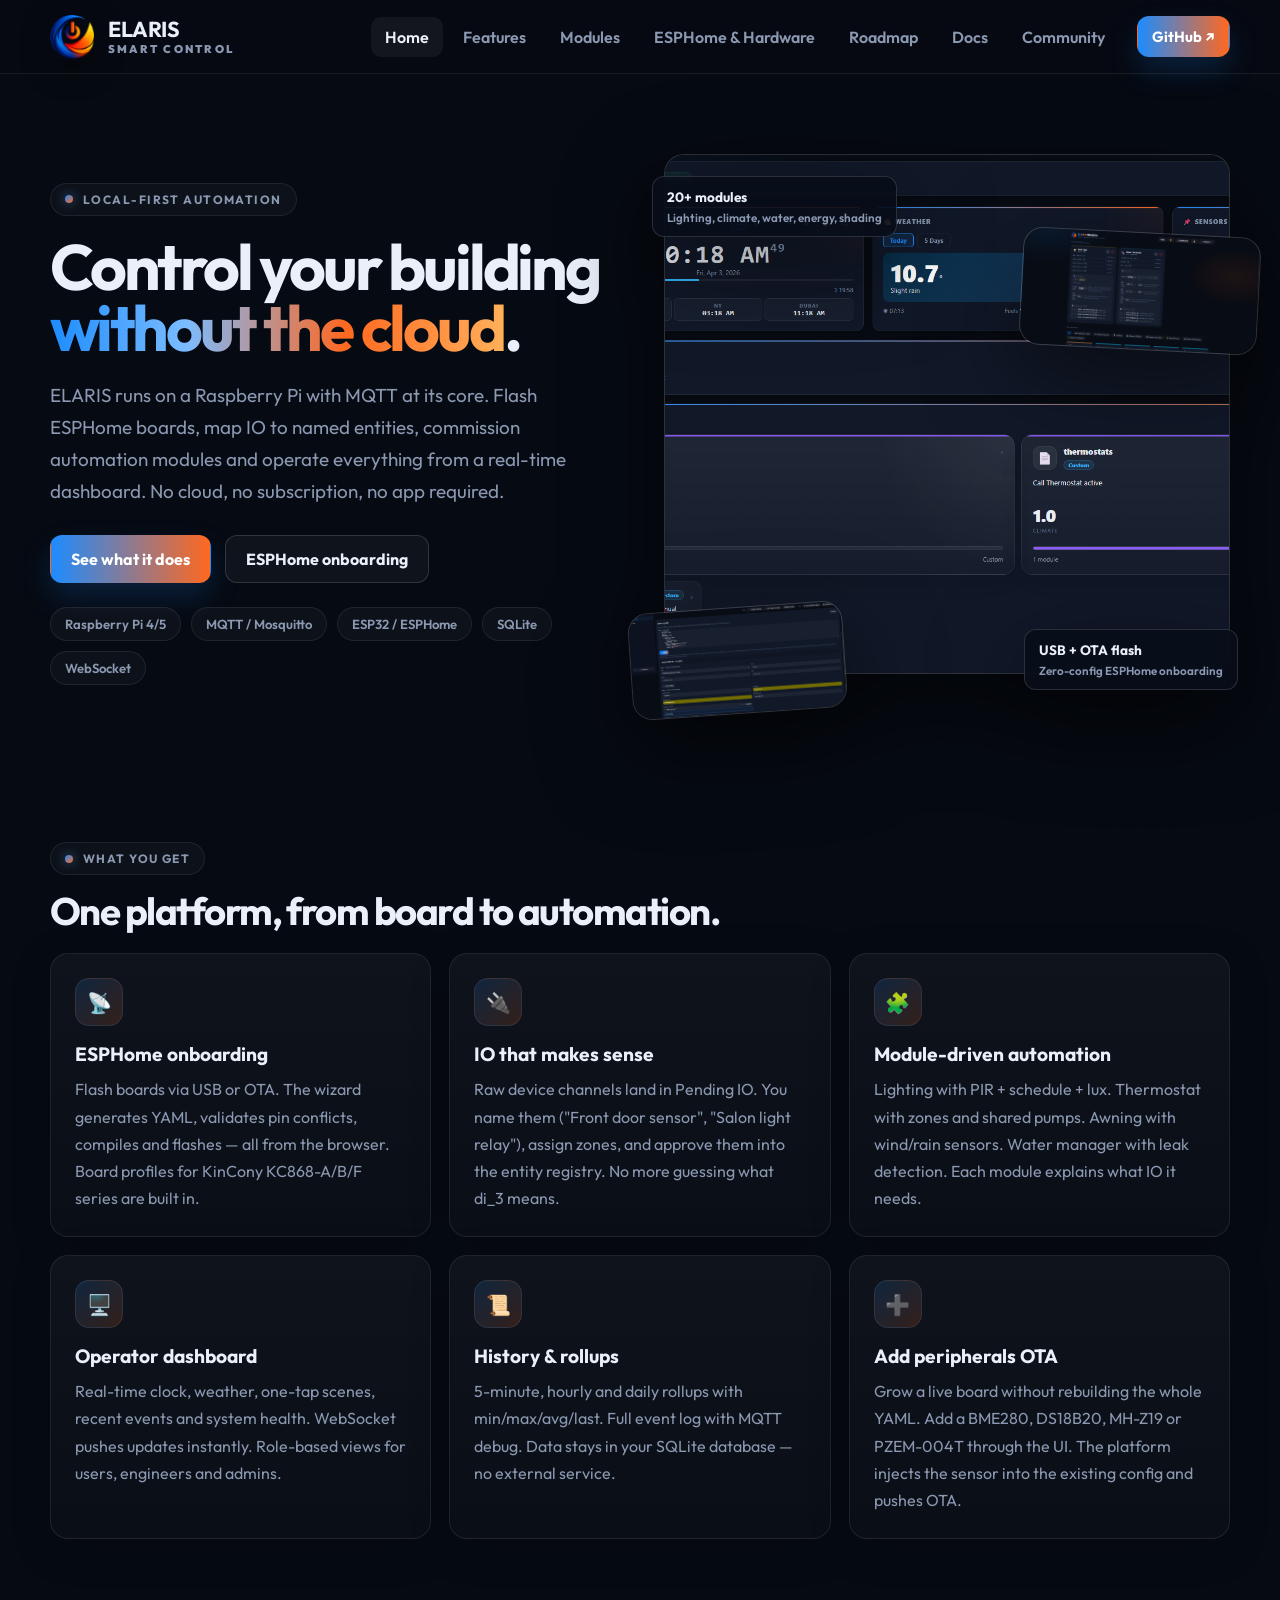
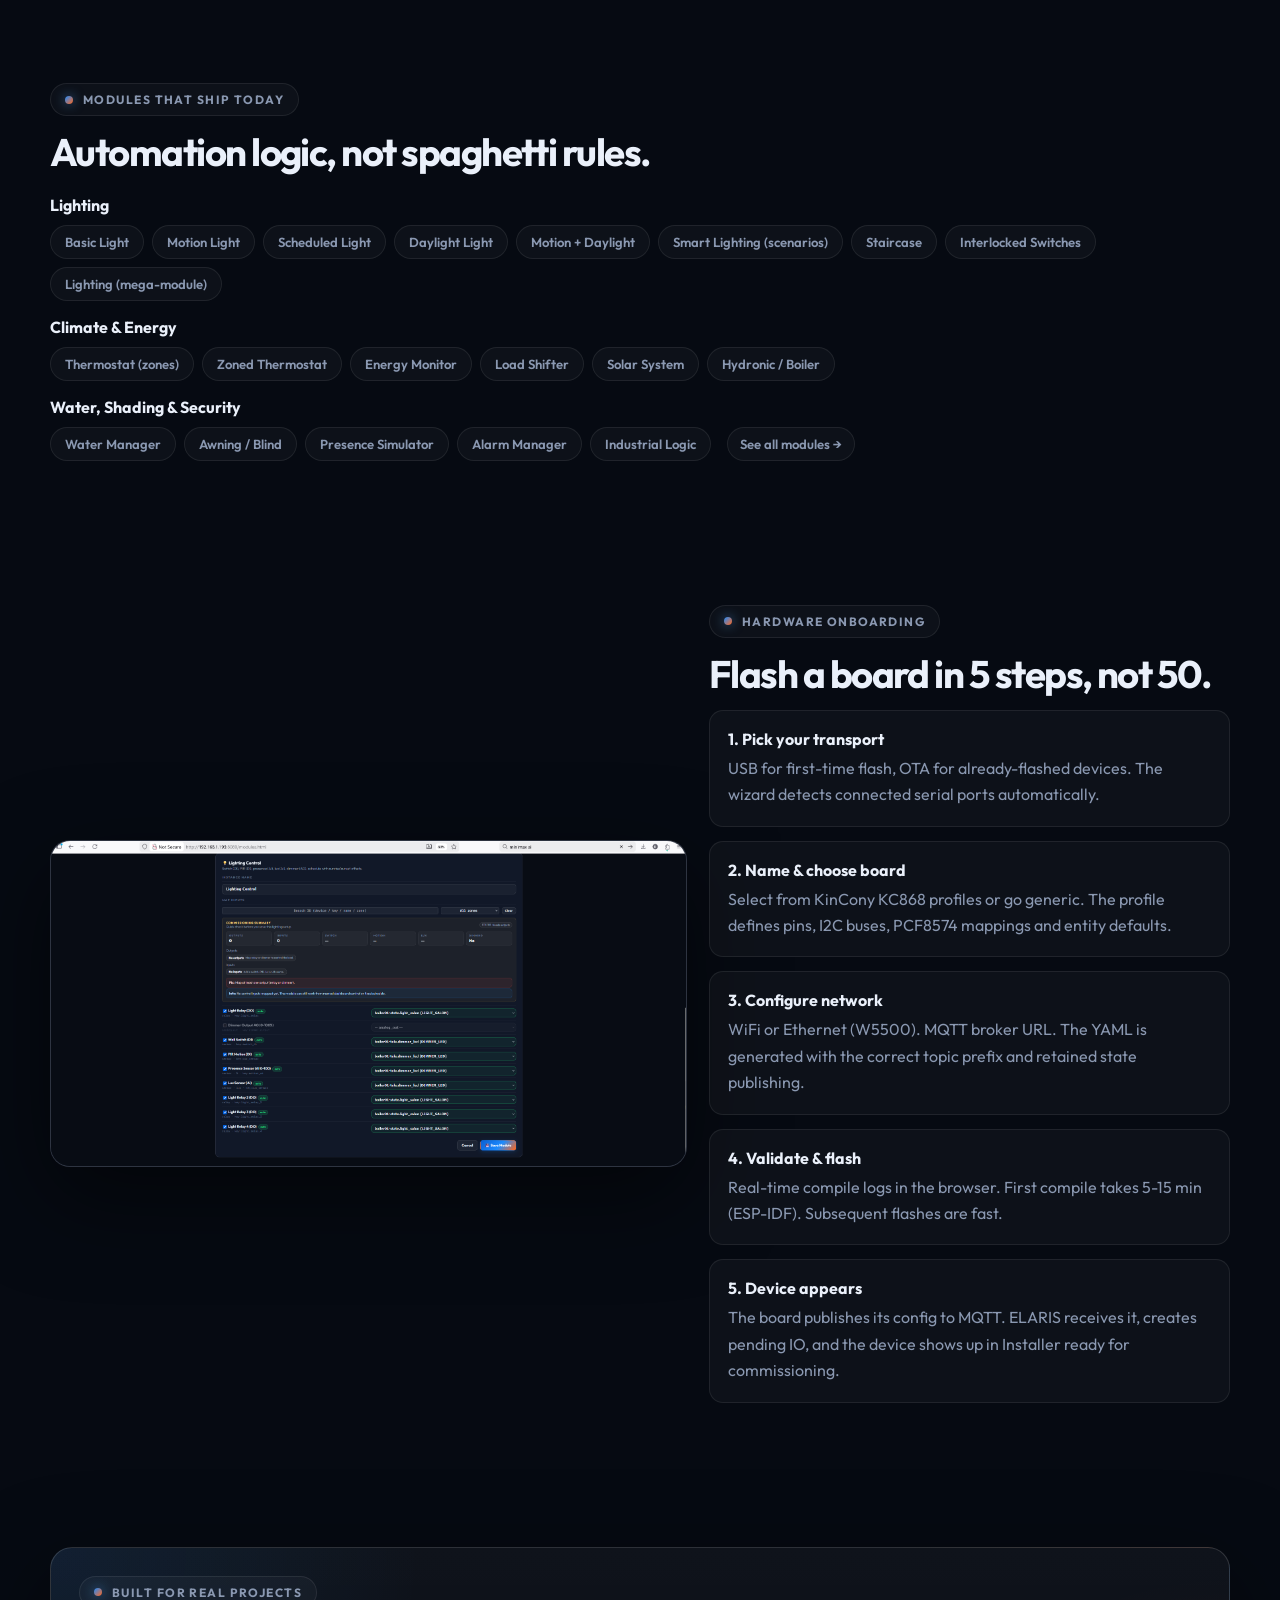
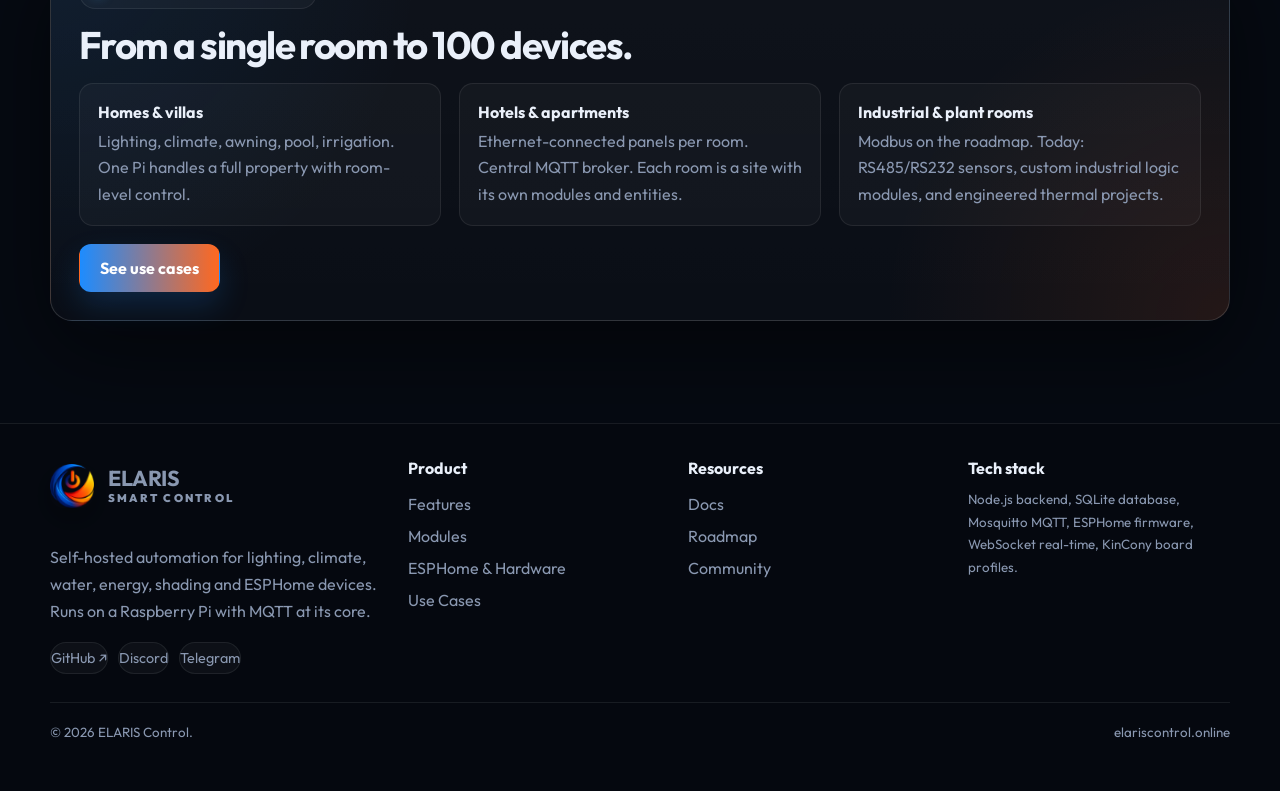
<file: index.html>
<!DOCTYPE html>
<html lang="en">
<head>
  <meta charset="UTF-8" />
  <meta name="viewport" content="width=device-width, initial-scale=1.0" />
  <title>ELARIS — Local-first smart control</title>
  <meta name="description" content="ELARIS is a self-hosted automation platform for homes, villas, hotels and industrial projects. ESPHome onboarding, module-driven automation, real-time dashboard." />
  <link rel="icon" href="assets/favicon.ico" />
  <link rel="stylesheet" href="style.css" />
</head>
<body>
  <div class="shell">
    <nav class="nav">
  <div class="nav-inner">
    <a class="brand" href="index.html">
      <img class="brand-mark" src="assets/favicon.ico" alt="ELARIS logo" />
      <div class="brand-copy">
        <strong>ELARIS</strong>
        <span>Smart Control</span>
      </div>
    </a>
    <div class="nav-links">
      <a data-nav href="index.html">Home</a>
      <a data-nav href="features.html">Features</a>
      <a data-nav href="modules.html">Modules</a>
      <a data-nav href="hardware.html">ESPHome & Hardware</a>
      <a data-nav href="roadmap.html">Roadmap</a>
      <a data-nav href="docs.html">Docs</a>
      <a data-nav href="community.html">Community</a>
    </div>
    <div class="nav-actions">
      <a class="btn btn-primary btn-small" href="https://github.com/elaris-control/core" target="_blank" rel="noreferrer">GitHub ↗</a>
    </div>
  </div>
</nav>
    
<header class="hero">
  <div class="container hero-grid">
    <div class="hero-copy">
      <span class="section-label">Local-first automation</span>
      <h1>Control your building <span class="gradient-text">without the cloud</span>.</h1>
      <p class="lead">ELARIS runs on a Raspberry Pi with MQTT at its core. Flash ESPHome boards, map IO to named entities, commission automation modules and operate everything from a real-time dashboard. No cloud, no subscription, no app required.</p>
      <div class="hero-actions">
        <a class="btn btn-primary" href="features.html">See what it does</a>
        <a class="btn btn-secondary" href="hardware.html">ESPHome onboarding</a>
      </div>
      <div class="tech-strip">
        <span class="tech-pill">Raspberry Pi 4/5</span>
        <span class="tech-pill">MQTT / Mosquitto</span>
        <span class="tech-pill">ESP32 / ESPHome</span>
        <span class="tech-pill">SQLite</span>
        <span class="tech-pill">WebSocket</span>
      </div>
    </div>
    <div class="shot-stack">
      <div class="shot-card shot-main"><img src="assets/dashboard_1.png" alt="ELARIS dashboard" /></div>
      <div class="shot-card shot-float-a"><img src="assets/modules_1.png" alt="ELARIS modules" /></div>
      <div class="shot-card shot-float-b"><img src="assets/esphome_1.png" alt="ESPHome installer" /></div>
      <div class="badge-float one">20+ modules<small>Lighting, climate, water, energy, shading</small></div>
      <div class="badge-float two">USB + OTA flash<small>Zero-config ESPHome onboarding</small></div>
    </div>
  </div>
</header>

<section class="section-tight">
  <div class="container">
    <span class="section-label">What you get</span>
    <h2>One platform, from board to automation.</h2>
    <div class="grid-3" style="margin-top:22px;">
      <div class="card"><div class="icon-chip">📡</div><h3>ESPHome onboarding</h3><p>Flash boards via USB or OTA. The wizard generates YAML, validates pin conflicts, compiles and flashes — all from the browser. Board profiles for KinCony KC868-A/B/F series are built in.</p></div>
      <div class="card"><div class="icon-chip">🔌</div><h3>IO that makes sense</h3><p>Raw device channels land in Pending IO. You name them ("Front door sensor", "Salon light relay"), assign zones, and approve them into the entity registry. No more guessing what di_3 means.</p></div>
      <div class="card"><div class="icon-chip">🧩</div><h3>Module-driven automation</h3><p>Lighting with PIR + schedule + lux. Thermostat with zones and shared pumps. Awning with wind/rain sensors. Water manager with leak detection. Each module explains what IO it needs.</p></div>
      <div class="card"><div class="icon-chip">🖥️</div><h3>Operator dashboard</h3><p>Real-time clock, weather, one-tap scenes, recent events and system health. WebSocket pushes updates instantly. Role-based views for users, engineers and admins.</p></div>
      <div class="card"><div class="icon-chip">📜</div><h3>History & rollups</h3><p>5-minute, hourly and daily rollups with min/max/avg/last. Full event log with MQTT debug. Data stays in your SQLite database — no external service.</p></div>
      <div class="card"><div class="icon-chip">➕</div><h3>Add peripherals OTA</h3><p>Grow a live board without rebuilding the whole YAML. Add a BME280, DS18B20, MH-Z19 or PZEM-004T through the UI. The platform injects the sensor into the existing config and pushes OTA.</p></div>
    </div>
  </div>
</section>

<section class="section-tight">
  <div class="container">
    <span class="section-label">Modules that ship today</span>
    <h2>Automation logic, not spaghetti rules.</h2>
    <div class="module-showcase" style="margin-top:22px;">
      <div class="module-group">
        <h4>Lighting</h4>
        <div class="module-chips">
          <span class="module-chip">Basic Light</span>
          <span class="module-chip">Motion Light</span>
          <span class="module-chip">Scheduled Light</span>
          <span class="module-chip">Daylight Light</span>
          <span class="module-chip">Motion + Daylight</span>
          <span class="module-chip">Smart Lighting (scenarios)</span>
          <span class="module-chip">Staircase</span>
          <span class="module-chip">Interlocked Switches</span>
          <span class="module-chip">Lighting (mega-module)</span>
        </div>
      </div>
      <div class="module-group">
        <h4>Climate & Energy</h4>
        <div class="module-chips">
          <span class="module-chip">Thermostat (zones)</span>
          <span class="module-chip">Zoned Thermostat</span>
          <span class="module-chip">Energy Monitor</span>
          <span class="module-chip">Load Shifter</span>
          <span class="module-chip">Solar System</span>
          <span class="module-chip">Hydronic / Boiler</span>
        </div>
      </div>
      <div class="module-group">
        <h4>Water, Shading & Security</h4>
        <div class="module-chips">
          <span class="module-chip">Water Manager</span>
          <span class="module-chip">Awning / Blind</span>
          <span class="module-chip">Presence Simulator</span>
          <span class="module-chip">Alarm Manager</span>
          <span class="module-chip">Industrial Logic</span>
          <a class="btn btn-ghost btn-small" href="modules.html" style="margin-left:8px; font-size:.82rem; padding: 6px 12px;">See all modules →</a>
        </div>
      </div>
    </div>
  </div>
</section>

<section class="section-tight">
  <div class="container showcase">
    <div class="shot-frame"><img src="assets/esphome-flash.png" alt="ESPHome flash workflow" /></div>
    <div>
      <span class="section-label">Hardware onboarding</span>
      <h2>Flash a board in 5 steps, not 50.</h2>
      <div class="side-list">
        <div class="list-card"><strong>1. Pick your transport</strong><p>USB for first-time flash, OTA for already-flashed devices. The wizard detects connected serial ports automatically.</p></div>
        <div class="list-card"><strong>2. Name & choose board</strong><p>Select from KinCony KC868 profiles or go generic. The profile defines pins, I2C buses, PCF8574 mappings and entity defaults.</p></div>
        <div class="list-card"><strong>3. Configure network</strong><p>WiFi or Ethernet (W5500). MQTT broker URL. The YAML is generated with the correct topic prefix and retained state publishing.</p></div>
        <div class="list-card"><strong>4. Validate & flash</strong><p>Real-time compile logs in the browser. First compile takes 5-15 min (ESP-IDF). Subsequent flashes are fast.</p></div>
        <div class="list-card"><strong>5. Device appears</strong><p>The board publishes its config to MQTT. ELARIS receives it, creates pending IO, and the device shows up in Installer ready for commissioning.</p></div>
      </div>
    </div>
  </div>
</section>

<section class="section-tight">
  <div class="container cta-panel">
    <span class="section-label">Built for real projects</span>
    <h2>From a single room to 100 devices.</h2>
    <div class="grid-3" style="margin-top:18px;">
      <div class="list-card"><strong>Homes & villas</strong><p>Lighting, climate, awning, pool, irrigation. One Pi handles a full property with room-level control.</p></div>
      <div class="list-card"><strong>Hotels & apartments</strong><p>Ethernet-connected panels per room. Central MQTT broker. Each room is a site with its own modules and entities.</p></div>
      <div class="list-card"><strong>Industrial & plant rooms</strong><p>Modbus on the roadmap. Today: RS485/RS232 sensors, custom industrial logic modules, and engineered thermal projects.</p></div>
    </div>
    <a class="btn btn-primary" href="use-cases.html">See use cases</a>
  </div>
</section>

    <footer class="footer">
  <div class="container footer-grid">
    <div>
      <a class="brand" href="index.html" style="margin-bottom:14px; display:inline-flex;">
        <img class="brand-mark" src="assets/favicon.ico" alt="ELARIS logo" />
        <div class="brand-copy">
          <strong>ELARIS</strong>
          <span>Smart Control</span>
        </div>
      </a>
      <p>Self-hosted automation for lighting, climate, water, energy, shading and ESPHome devices. Runs on a Raspberry Pi with MQTT at its core.</p>
      <div class="link-row">
        <a class="chip-link" href="https://github.com/elaris-control/core" target="_blank" rel="noreferrer">GitHub ↗</a>
        <a class="chip-link" href="https://discord.gg/UYJp7yby7H" target="_blank" rel="noreferrer">Discord</a>
        <a class="chip-link" href="community.html#coming-soon">Telegram</a>
      </div>
    </div>
    <div>
      <h4>Product</h4>
      <a href="features.html">Features</a>
      <a href="modules.html">Modules</a>
      <a href="hardware.html">ESPHome & Hardware</a>
      <a href="use-cases.html">Use Cases</a>
    </div>
    <div>
      <h4>Resources</h4>
      <a href="docs.html">Docs</a>
      <a href="roadmap.html">Roadmap</a>
      <a href="community.html">Community</a>
    </div>
    <div>
      <h4>Tech stack</h4>
      <small>Node.js backend, SQLite database, Mosquitto MQTT, ESPHome firmware, WebSocket real-time, KinCony board profiles.</small>
    </div>
  </div>
  <div class="container footer-note">
    <small>© <span data-year></span> ELARIS Control.</small>
    <small>elariscontrol.online</small>
  </div>
</footer>
  </div>
  <script src="script.js"></script>
</body>
</html>
</file>
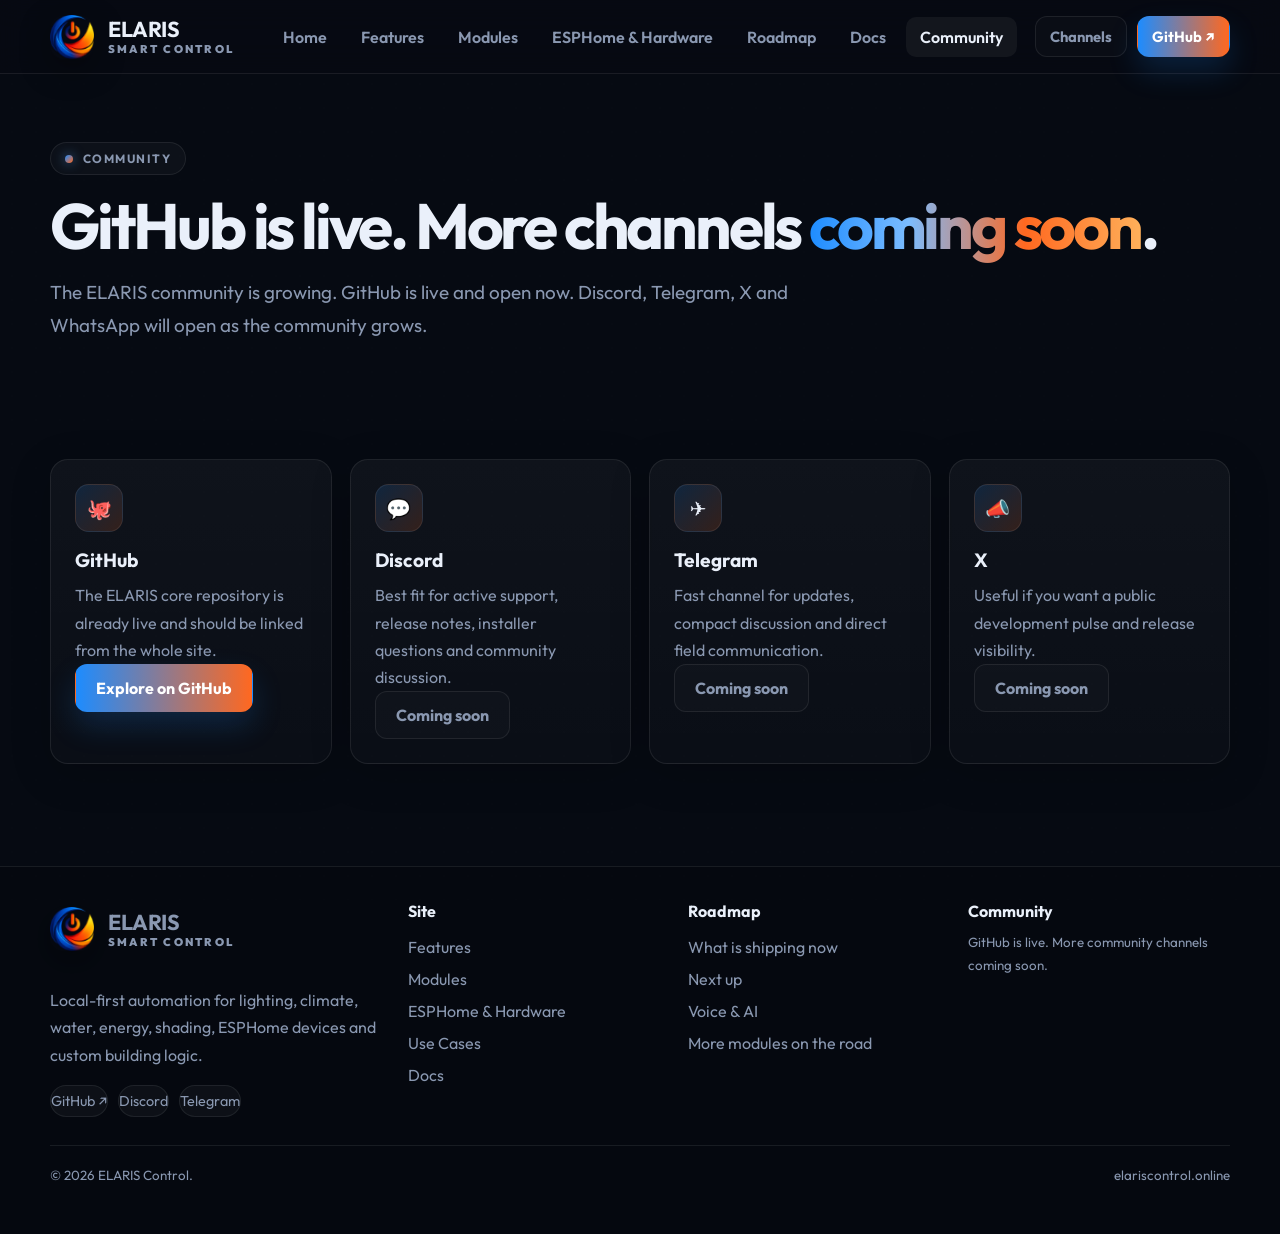
<file: community.html>
<!DOCTYPE html>
<html lang="en">
<head>
  <meta charset="UTF-8" />
  <meta name="viewport" content="width=device-width, initial-scale=1.0" />
  <title>Community — ELARIS</title>
  <meta name="description" content="GitHub is live now, with Discord, Telegram, X and WhatsApp ready to plug in later." />
  <link rel="icon" href="assets/favicon.ico" />
  <link rel="stylesheet" href="style.css" />
</head>
<body>
  <div class="shell">
    <nav class="nav">
  <div class="nav-inner">
    <a class="brand" href="index.html">
      <img class="brand-mark" src="assets/favicon.ico" alt="ELARIS logo" />
      <div class="brand-copy">
        <strong>ELARIS</strong>
        <span>Smart Control</span>
      </div>
    </a>
    <div class="nav-links">
      <a data-nav href="index.html">Home</a>
      <a data-nav href="features.html">Features</a>
      <a data-nav href="modules.html">Modules</a>
      <a data-nav href="hardware.html">ESPHome & Hardware</a>
      <a data-nav href="roadmap.html">Roadmap</a>
      <a data-nav href="docs.html">Docs</a>
      <a data-nav href="community.html">Community</a>
    </div>
    <div class="nav-actions">
      <a class="btn btn-ghost btn-small" href="community.html">Channels</a>
      <a class="btn btn-primary btn-small" href="https://github.com/elaris-control/core" target="_blank" rel="noreferrer">GitHub ↗</a>
    </div>
  </div>
</nav>
    
<header class="page-hero"><div class="container"><span class="section-label">Community</span><h1>GitHub is live. More channels <span class="gradient-text">coming soon</span>.</h1><p class="lead">The ELARIS community is growing. GitHub is live and open now. Discord, Telegram, X and WhatsApp will open as the community grows.</p></div></header>
<section class="section-tight"><div class="container grid-4"><div class="card"><div class="icon-chip">🐙</div><h3>GitHub</h3><p>The ELARIS core repository is already live and should be linked from the whole site.</p><a class="btn btn-primary" href="https://github.com/elaris-control/core" target="_blank" rel="noreferrer">Explore on GitHub</a></div><div class="card" id="coming-soon"><div class="icon-chip">💬</div><h3>Discord</h3><p>Best fit for active support, release notes, installer questions and community discussion.</p><a class="btn btn-ghost" href="index.html#community">Coming soon</a></div><div class="card"><div class="icon-chip">✈️</div><h3>Telegram</h3><p>Fast channel for updates, compact discussion and direct field communication.</p><a class="btn btn-ghost" href="index.html#community">Coming soon</a></div><div class="card"><div class="icon-chip">📣</div><h3>X</h3><p>Useful if you want a public development pulse and release visibility.</p><a class="btn btn-ghost" href="index.html#community">Coming soon</a></div></div></section>



    <footer class="footer">
  <div class="container footer-grid">
    <div>
      <a class="brand" href="index.html" style="margin-bottom:14px; display:inline-flex;">
        <img class="brand-mark" src="assets/favicon.ico" alt="ELARIS logo" />
        <div class="brand-copy">
          <strong>ELARIS</strong>
          <span>Smart Control</span>
        </div>
      </a>
      <p>Local-first automation for lighting, climate, water, energy, shading, ESPHome devices and custom building logic.</p>
      <div class="link-row">
        <a class="chip-link" href="https://github.com/elaris-control/core" target="_blank" rel="noreferrer">GitHub ↗</a>
        <a class="chip-link" href="https://discord.gg/UYJp7yby7" target="_blank" rel="noreferrer">Discord</a>
        <a class="chip-link" href="community.html#coming-soon">Telegram</a>      
      </div>
    </div>
    <div>
      <h4>Site</h4>
      <a href="features.html">Features</a>
      <a href="modules.html">Modules</a>
      <a href="hardware.html">ESPHome & Hardware</a>
      <a href="use-cases.html">Use Cases</a>
      <a href="docs.html">Docs</a>
    </div>
    <div>
      <h4>Roadmap</h4>
      <a href="roadmap.html">What is shipping now</a>
      <a href="roadmap.html#next">Next up</a>
      <a href="roadmap.html#voice-ai">Voice & AI</a>
      <a href="roadmap.html#more-modules">More modules on the road</a>
    </div>
    <div>
      <h4>Community</h4>
      <small>GitHub is live. More community channels coming soon.</small>
    </div>
  </div>
  <div class="container footer-note">
    <small>© <span data-year></span> ELARIS Control.</small>
    <small>elariscontrol.online</small>
  </div>
</footer>
  </div>
  <script src="script.js"></script>
</body>
</html>
</file>
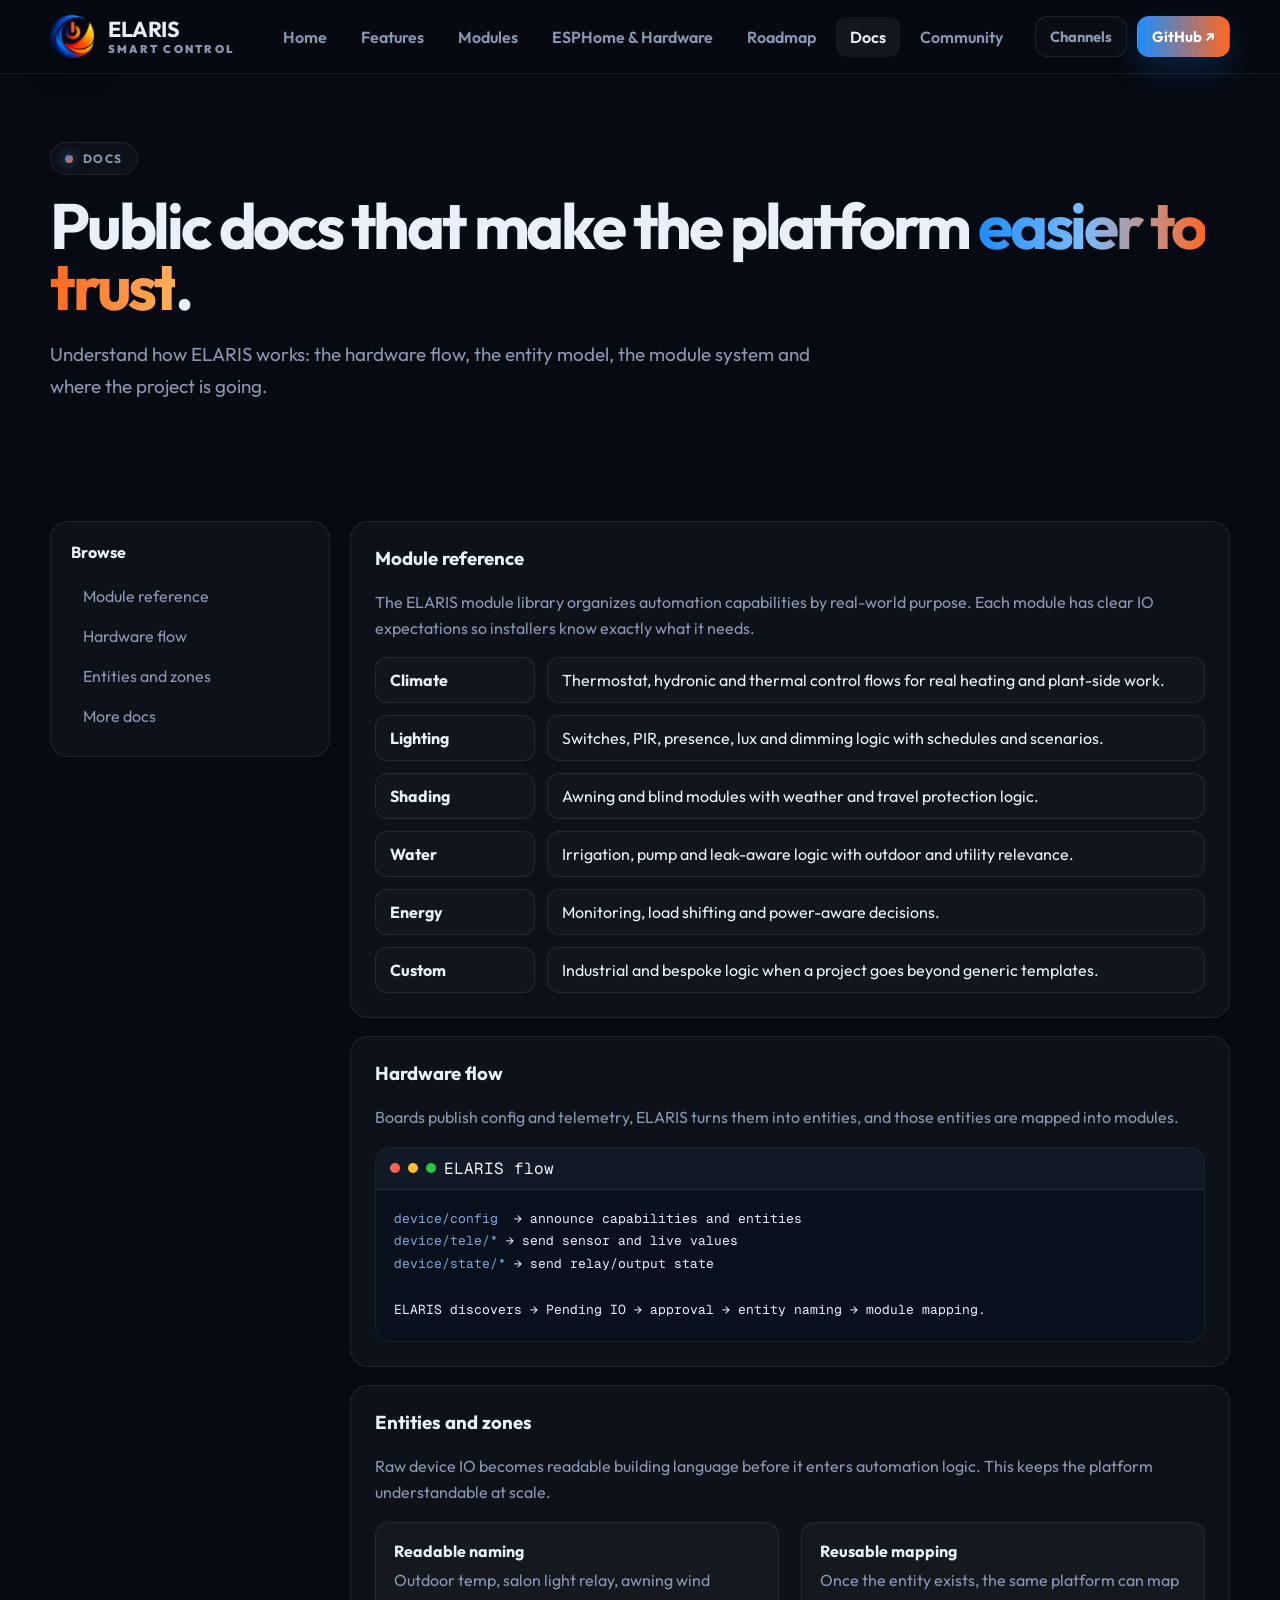
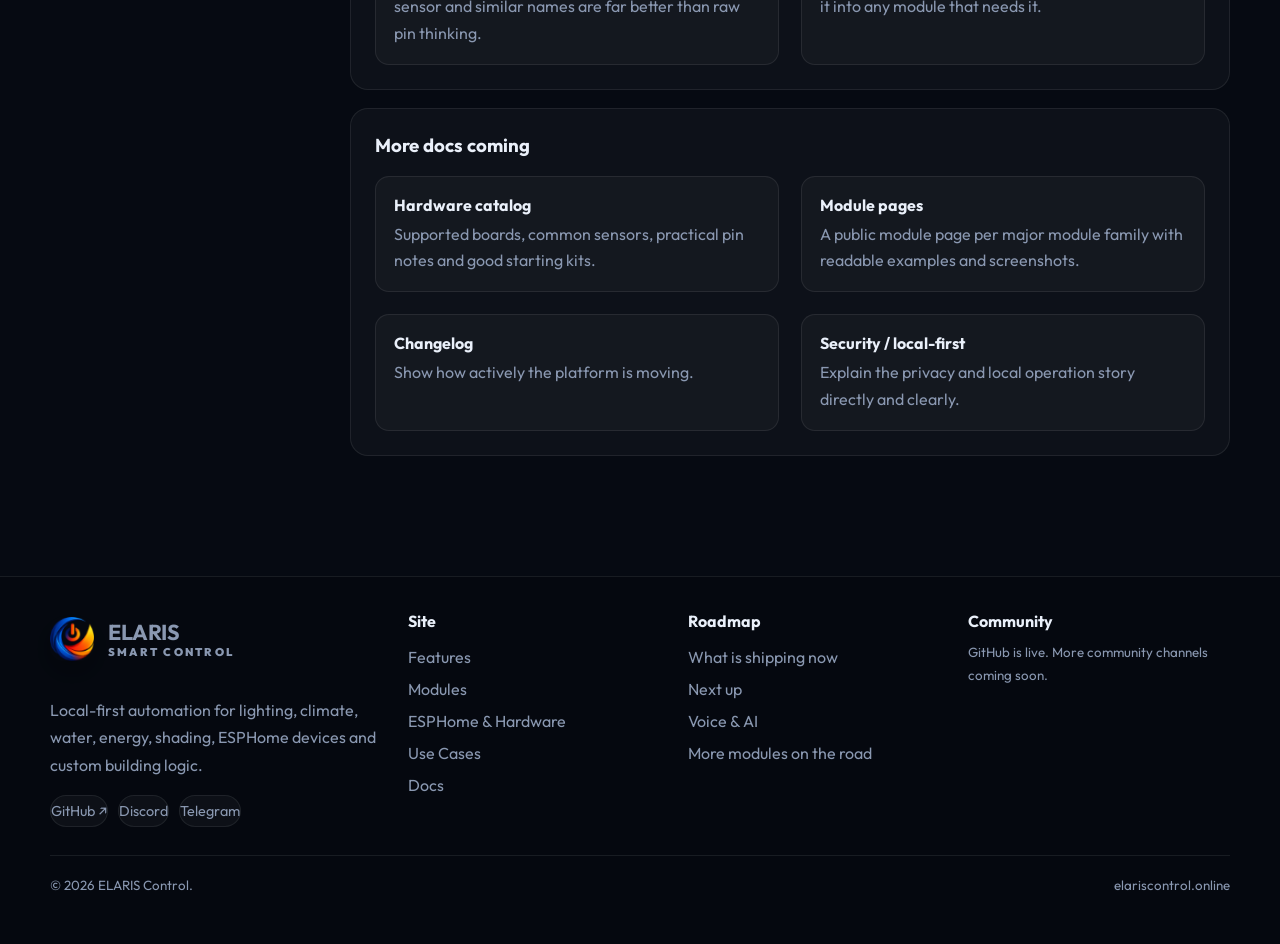
<file: docs.html>
<!DOCTYPE html>
<html lang="en">
<head>
  <meta charset="UTF-8" />
  <meta name="viewport" content="width=device-width, initial-scale=1.0" />
  <title>Docs — ELARIS</title>
  <meta name="description" content="Public docs for the ELARIS platform, hardware flow, entities and module model." />
  <link rel="icon" href="assets/favicon.ico" />
  <link rel="stylesheet" href="style.css" />
</head>
<body>
  <div class="shell">
    <nav class="nav">
  <div class="nav-inner">
    <a class="brand" href="index.html">
      <img class="brand-mark" src="assets/favicon.ico" alt="ELARIS logo" />
      <div class="brand-copy">
        <strong>ELARIS</strong>
        <span>Smart Control</span>
      </div>
    </a>
    <div class="nav-links">
      <a data-nav href="index.html">Home</a>
      <a data-nav href="features.html">Features</a>
      <a data-nav href="modules.html">Modules</a>
      <a data-nav href="hardware.html">ESPHome & Hardware</a>
      <a data-nav href="roadmap.html">Roadmap</a>
      <a data-nav href="docs.html">Docs</a>
      <a data-nav href="community.html">Community</a>
    </div>
    <div class="nav-actions">
      <a class="btn btn-ghost btn-small" href="community.html">Channels</a>
      <a class="btn btn-primary btn-small" href="https://github.com/elaris-control/core" target="_blank" rel="noreferrer">GitHub ↗</a>
    </div>
  </div>
</nav>
    
<header class="page-hero"><div class="container"><span class="section-label">Docs</span><h1>Public docs that make the platform <span class="gradient-text">easier to trust</span>.</h1><p class="lead">Understand how ELARIS works: the hardware flow, the entity model, the module system and where the project is going.</p></div></header>
<section class="section-tight" id="modules"><div class="container doc-layout"><aside class="doc-sidebar"><h3>Browse</h3><a href="#module-reference">Module reference</a><a href="#hardware-flow">Hardware flow</a><a href="#entity-model">Entities and zones</a><a href="#public-docs-next">More docs</a></aside><div><section class="doc-section" id="module-reference"><h3>Module reference</h3><p class="kicker">The ELARIS module library organizes automation capabilities by real-world purpose. Each module has clear IO expectations so installers know exactly what it needs.</p><div class="kv-grid"><div><strong>Climate</strong></div><div>Thermostat, hydronic and thermal control flows for real heating and plant-side work.</div><div><strong>Lighting</strong></div><div>Switches, PIR, presence, lux and dimming logic with schedules and scenarios.</div><div><strong>Shading</strong></div><div>Awning and blind modules with weather and travel protection logic.</div><div><strong>Water</strong></div><div>Irrigation, pump and leak-aware logic with outdoor and utility relevance.</div><div><strong>Energy</strong></div><div>Monitoring, load shifting and power-aware decisions.</div><div><strong>Custom</strong></div><div>Industrial and bespoke logic when a project goes beyond generic templates.</div></div></section><section class="doc-section" id="hardware-flow"><h3>Hardware flow</h3><p class="kicker">Boards publish config and telemetry, ELARIS turns them into entities, and those entities are mapped into modules.</p><div class="terminal"><div class="terminal-head"><span class="dot red"></span><span class="dot yellow"></span><span class="dot green"></span><span class="mono">ELARIS flow</span></div><pre><span class="code-note">device/config</span>  → announce capabilities and entities
<span class="code-note">device/tele/*</span> → send sensor and live values
<span class="code-note">device/state/*</span> → send relay/output state

ELARIS discovers → Pending IO → approval → entity naming → module mapping.</pre></div></section><section class="doc-section" id="entity-model"><h3>Entities and zones</h3><p class="kicker">Raw device IO becomes readable building language before it enters automation logic. This keeps the platform understandable at scale.</p><div class="grid-2" style="margin-top:14px;"><div class="list-card"><strong>Readable naming</strong><p>Outdoor temp, salon light relay, awning wind sensor and similar names are far better than raw pin thinking.</p></div><div class="list-card"><strong>Reusable mapping</strong><p>Once the entity exists, the same platform can map it into any module that needs it.</p></div></div></section><section class="doc-section" id="public-docs-next"><h3>More docs coming</h3><div class="grid-2" style="margin-top:12px;"><div class="list-card"><strong>Hardware catalog</strong><p>Supported boards, common sensors, practical pin notes and good starting kits.</p></div><div class="list-card"><strong>Module pages</strong><p>A public module page per major module family with readable examples and screenshots.</p></div><div class="list-card"><strong>Changelog</strong><p>Show how actively the platform is moving.</p></div><div class="list-card"><strong>Security / local-first</strong><p>Explain the privacy and local operation story directly and clearly.</p></div></div></section></div></div></section>

    <footer class="footer">
  <div class="container footer-grid">
    <div>
      <a class="brand" href="index.html" style="margin-bottom:14px; display:inline-flex;">
        <img class="brand-mark" src="assets/favicon.ico" alt="ELARIS logo" />
        <div class="brand-copy">
          <strong>ELARIS</strong>
          <span>Smart Control</span>
        </div>
      </a>
      <p>Local-first automation for lighting, climate, water, energy, shading, ESPHome devices and custom building logic.</p>
      <div class="link-row">
        <a class="chip-link" href="https://github.com/elaris-control/core" target="_blank" rel="noreferrer">GitHub ↗</a>
        <a class="chip-link" href="https://discord.gg/UYJp7yby7" target="_blank" rel="noreferrer">Discord</a>
        <a class="chip-link" href="community.html#coming-soon">Telegram</a>      
      </div>
    </div>
    <div>
      <h4>Site</h4>
      <a href="features.html">Features</a>
      <a href="modules.html">Modules</a>
      <a href="hardware.html">ESPHome & Hardware</a>
      <a href="use-cases.html">Use Cases</a>
      <a href="docs.html">Docs</a>
    </div>
    <div>
      <h4>Roadmap</h4>
      <a href="roadmap.html">What is shipping now</a>
      <a href="roadmap.html#next">Next up</a>
      <a href="roadmap.html#voice-ai">Voice & AI</a>
      <a href="roadmap.html#more-modules">More modules on the road</a>
    </div>
    <div>
      <h4>Community</h4>
      <small>GitHub is live. More community channels coming soon.</small>
    </div>
  </div>
  <div class="container footer-note">
    <small>© <span data-year></span> ELARIS Control.</small>
    <small>elariscontrol.online</small>
  </div>
</footer>
  </div>
  <script src="script.js"></script>
</body>
</html>
</file>
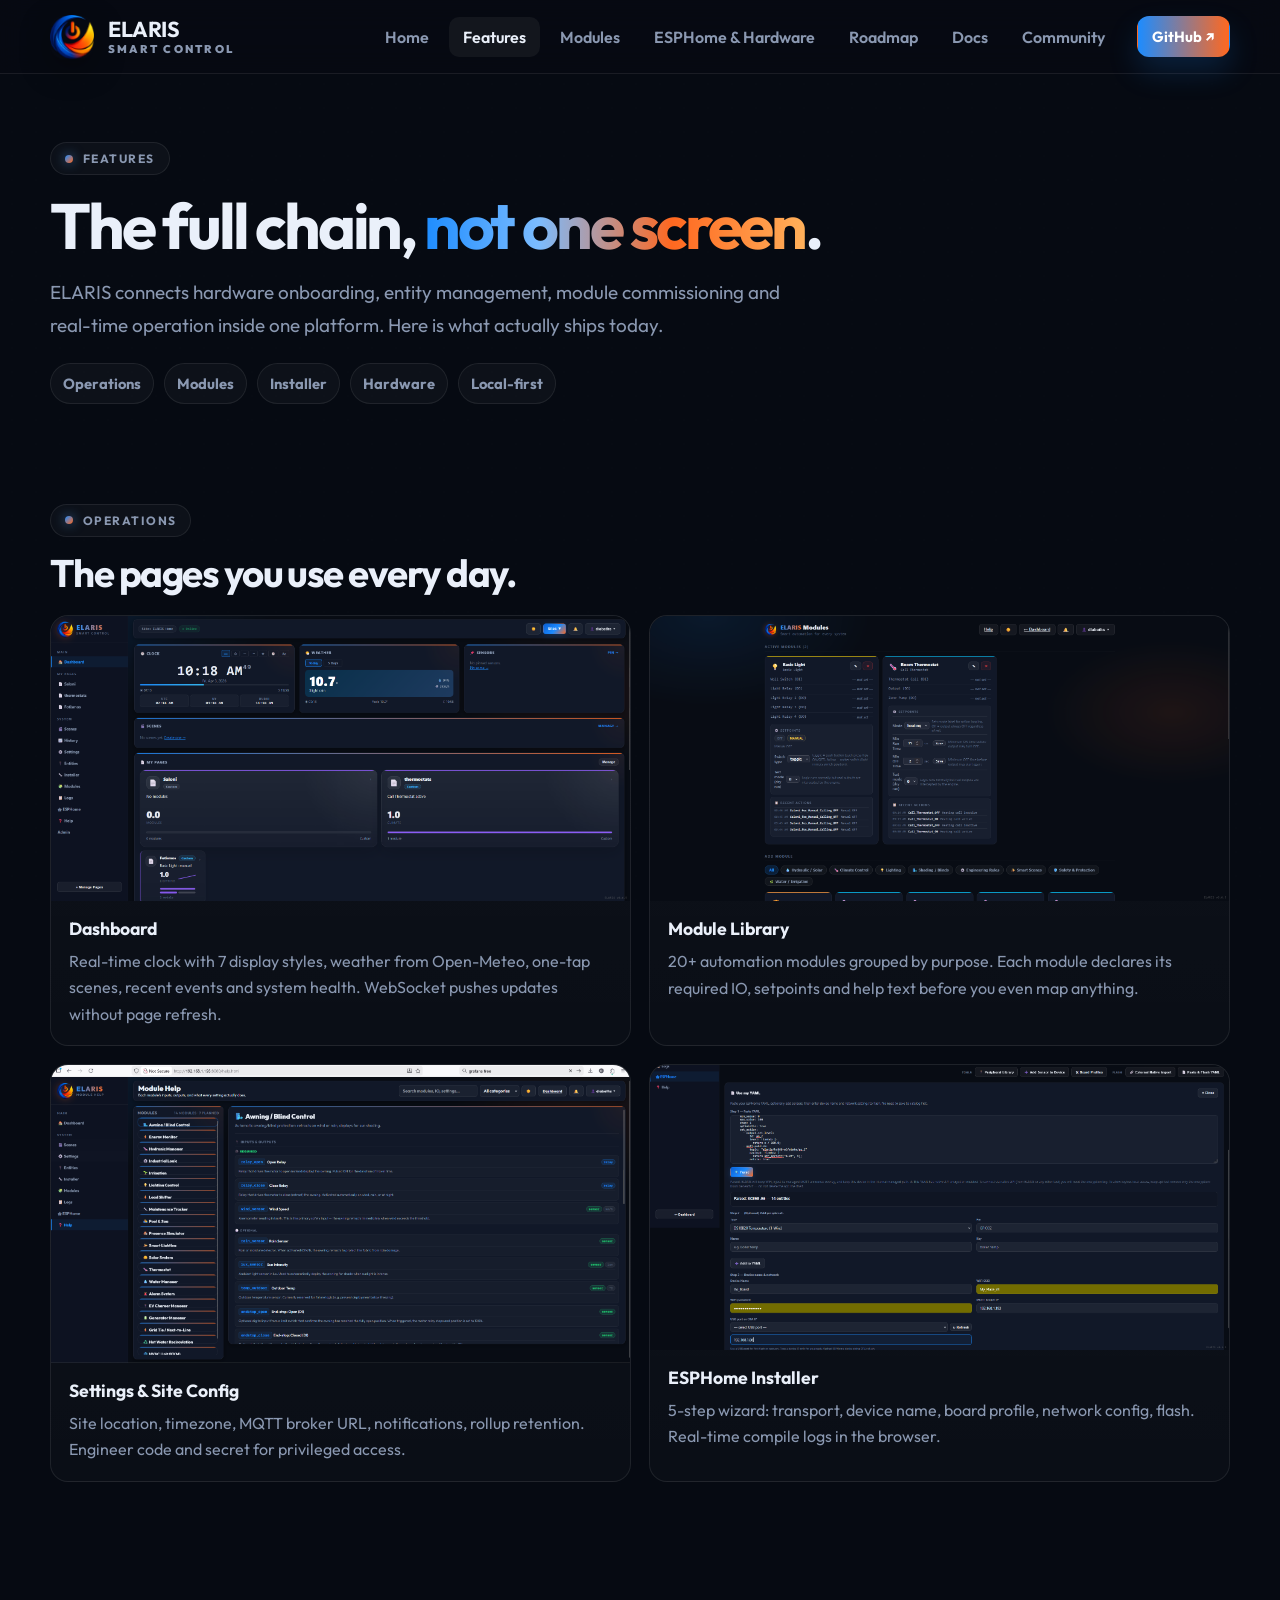
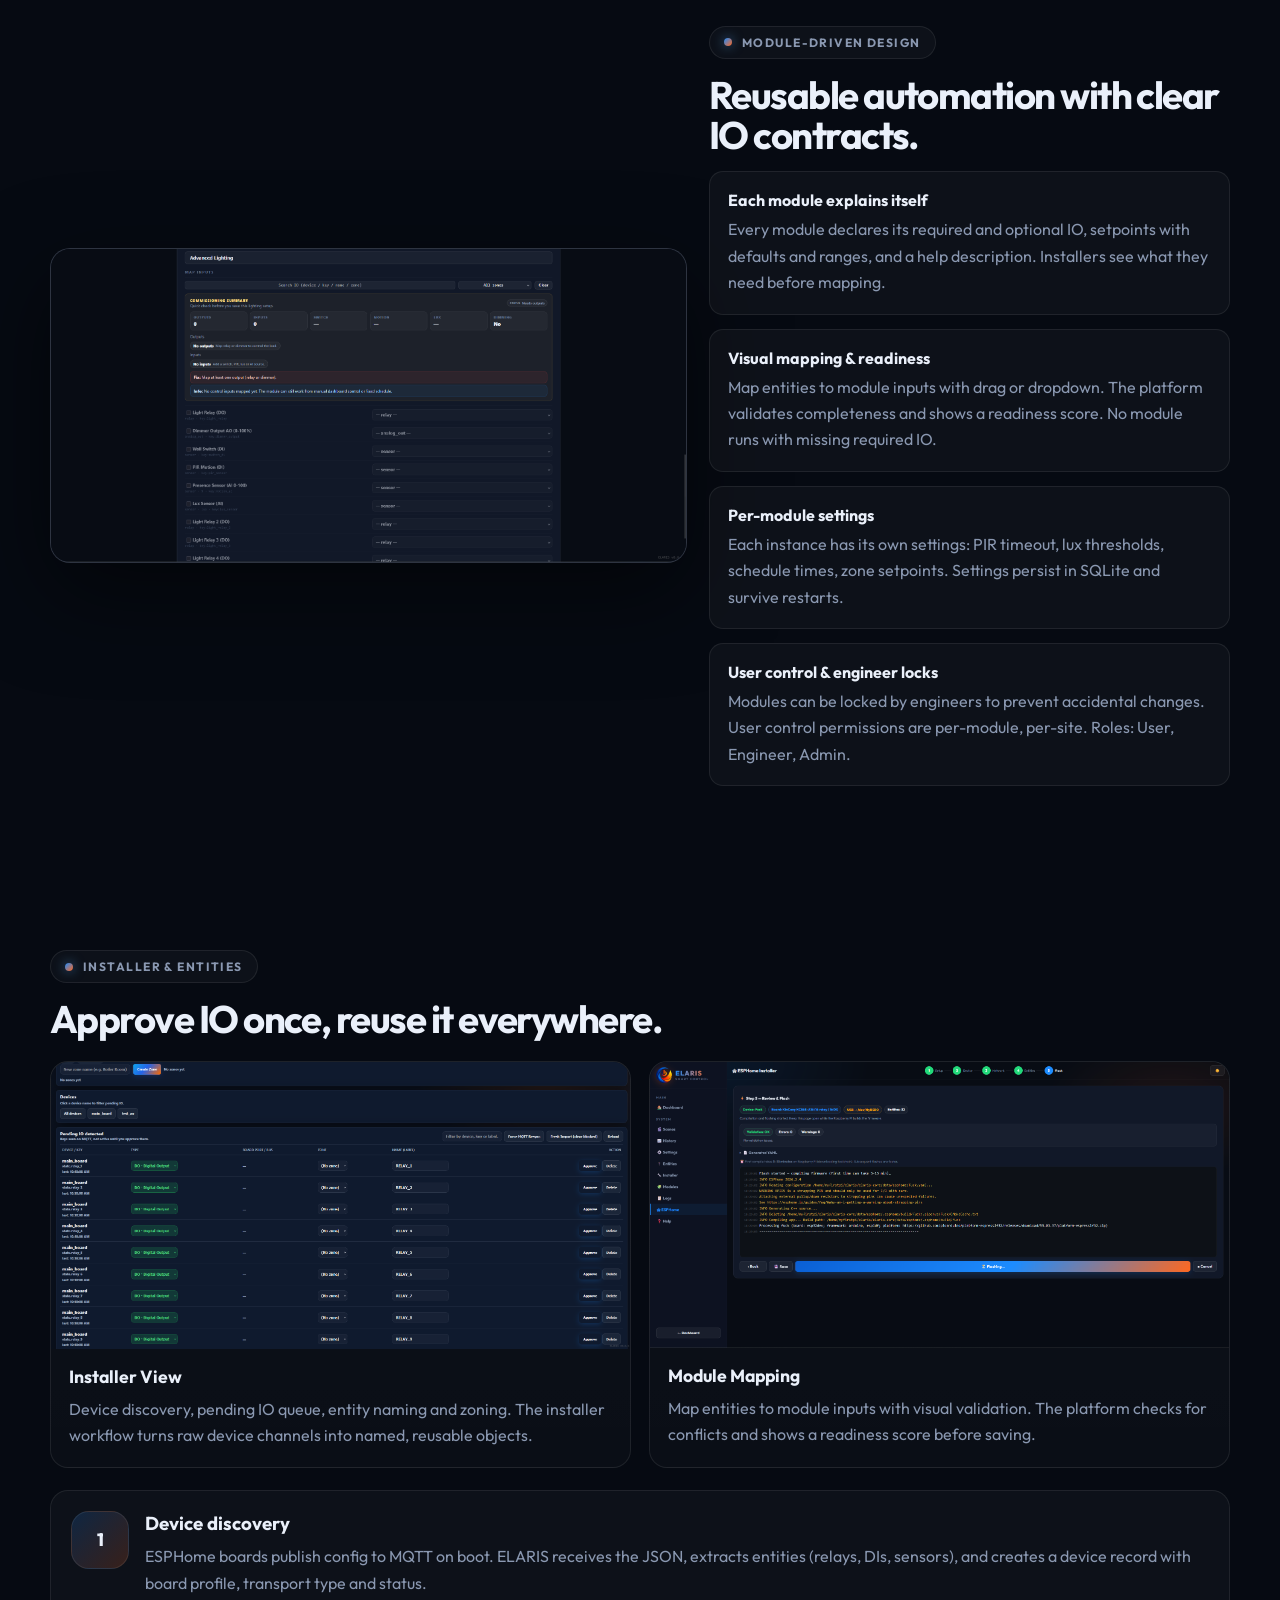
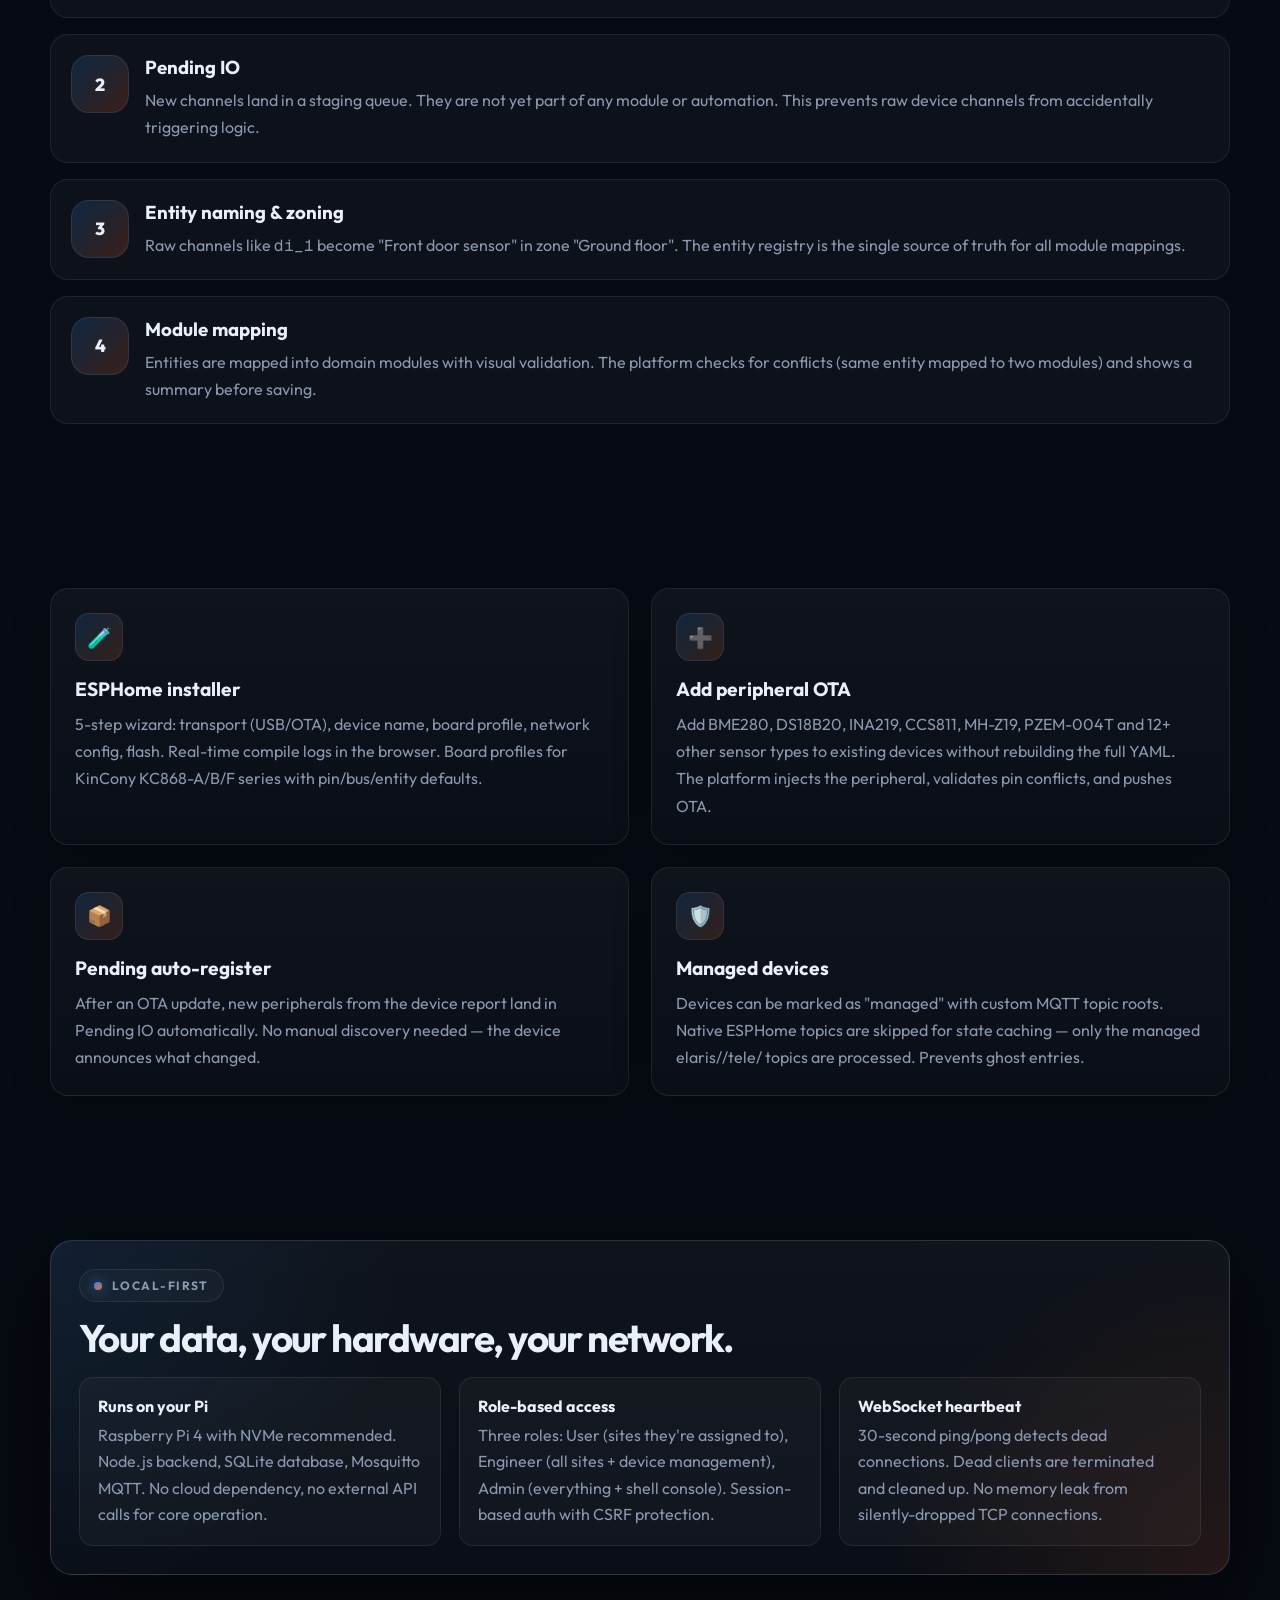
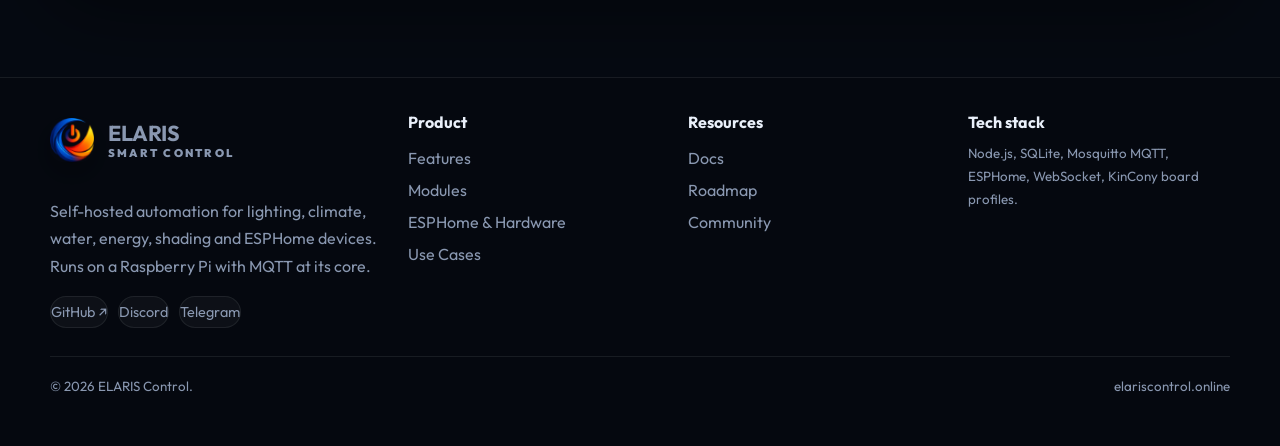
<file: features.html>
<!DOCTYPE html>
<html lang="en">
<head>
  <meta charset="UTF-8" />
  <meta name="viewport" content="width=device-width, initial-scale=1.0" />
  <title>Features — ELARIS</title>
  <meta name="description" content="Dashboard, modules, ESPHome installer, entity registry, history, scenes and real-time WebSocket updates." />
  <link rel="icon" href="assets/favicon.ico" />
  <link rel="stylesheet" href="style.css" />
</head>
<body>
  <div class="shell">
    <nav class="nav">
  <div class="nav-inner">
    <a class="brand" href="index.html">
      <img class="brand-mark" src="assets/favicon.ico" alt="ELARIS logo" />
      <div class="brand-copy">
        <strong>ELARIS</strong>
        <span>Smart Control</span>
      </div>
    </a>
    <div class="nav-links">
      <a data-nav href="index.html">Home</a>
      <a data-nav href="features.html">Features</a>
      <a data-nav href="modules.html">Modules</a>
      <a data-nav href="hardware.html">ESPHome & Hardware</a>
      <a data-nav href="roadmap.html">Roadmap</a>
      <a data-nav href="docs.html">Docs</a>
      <a data-nav href="community.html">Community</a>
    </div>
    <div class="nav-actions">
      <a class="btn btn-primary btn-small" href="https://github.com/elaris-control/core" target="_blank" rel="noreferrer">GitHub ↗</a>
    </div>
  </div>
</nav>
    
<header class="page-hero"><div class="container"><span class="section-label">Features</span><h1>The full chain, <span class="gradient-text">not one screen</span>.</h1><p class="lead">ELARIS connects hardware onboarding, entity management, module commissioning and real-time operation inside one platform. Here is what actually ships today.</p><div class="subnav"><a href="#operations">Operations</a><a href="#modules">Modules</a><a href="#installer">Installer</a><a href="#hardware">Hardware</a><a href="#security">Local-first</a></div></div></header>

<section class="section-tight" id="operations">
  <div class="container">
    <span class="section-label">Operations</span>
    <h2>The pages you use every day.</h2>
    <div class="screenshot-grid" style="margin-top:22px;">
      <article class="screen-card"><img src="assets/dashboard_1.png" alt="Dashboard" /><div class="screen-meta"><h3>Dashboard</h3><p>Real-time clock with 7 display styles, weather from Open-Meteo, one-tap scenes, recent events and system health. WebSocket pushes updates without page refresh.</p></div></article>
      <article class="screen-card"><img src="assets/modules_1.png" alt="Modules" /><div class="screen-meta"><h3>Module Library</h3><p>20+ automation modules grouped by purpose. Each module declares its required IO, setpoints and help text before you even map anything.</p></div></article>
      <article class="screen-card"><img src="assets/settings.png" alt="Settings" /><div class="screen-meta"><h3>Settings & Site Config</h3><p>Site location, timezone, MQTT broker URL, notifications, rollup retention. Engineer code and secret for privileged access.</p></div></article>
      <article class="screen-card"><img src="assets/esphome_1.png" alt="ESPHome Installer" /><div class="screen-meta"><h3>ESPHome Installer</h3><p>5-step wizard: transport, device name, board profile, network config, flash. Real-time compile logs in the browser.</p></div></article>
    </div>
  </div>
</section>

<section class="section-tight" id="modules">
  <div class="container showcase">
    <div class="shot-frame"><img src="assets/modules_2.png" alt="ELARIS modules list" /></div>
    <div>
      <span class="section-label">Module-driven design</span>
      <h2>Reusable automation with clear IO contracts.</h2>
      <div class="side-list">
        <div class="list-card"><strong>Each module explains itself</strong><p>Every module declares its required and optional IO, setpoints with defaults and ranges, and a help description. Installers see what they need before mapping.</p></div>
        <div class="list-card"><strong>Visual mapping & readiness</strong><p>Map entities to module inputs with drag or dropdown. The platform validates completeness and shows a readiness score. No module runs with missing required IO.</p></div>
        <div class="list-card"><strong>Per-module settings</strong><p>Each instance has its own settings: PIR timeout, lux thresholds, schedule times, zone setpoints. Settings persist in SQLite and survive restarts.</p></div>
        <div class="list-card"><strong>User control & engineer locks</strong><p>Modules can be locked by engineers to prevent accidental changes. User control permissions are per-module, per-site. Roles: User, Engineer, Admin.</p></div>
      </div>
    </div>
  </div>
</section>

<section class="section" id="installer">
  <div class="container">
    <span class="section-label">Installer & entities</span>
    <h2>Approve IO once, reuse it everywhere.</h2>
    <div class="screenshot-grid" style="margin-top:22px;">
      <article class="screen-card"><img src="assets/installer.png" alt="Installer" /><div class="screen-meta"><h3>Installer View</h3><p>Device discovery, pending IO queue, entity naming and zoning. The installer workflow turns raw device channels into named, reusable objects.</p></div></article>
      <article class="screen-card"><img src="assets/modules-mapping.png" alt="Module Mapping" /><div class="screen-meta"><h3>Module Mapping</h3><p>Map entities to module inputs with visual validation. The platform checks for conflicts and shows a readiness score before saving.</p></div></article>
    </div>
    <div class="steps" style="margin-top:22px;">
      <div class="step"><div class="step-no">1</div><div><h3>Device discovery</h3><p>ESPHome boards publish config to MQTT on boot. ELARIS receives the JSON, extracts entities (relays, DIs, sensors), and creates a device record with board profile, transport type and status.</p></div></div>
      <div class="step"><div class="step-no">2</div><div><h3>Pending IO</h3><p>New channels land in a staging queue. They are not yet part of any module or automation. This prevents raw device channels from accidentally triggering logic.</p></div></div>
      <div class="step"><div class="step-no">3</div><div><h3>Entity naming & zoning</h3><p>Raw channels like <code class="mono">di_1</code> become "Front door sensor" in zone "Ground floor". The entity registry is the single source of truth for all module mappings.</p></div></div>
      <div class="step"><div class="step-no">4</div><div><h3>Module mapping</h3><p>Entities are mapped into domain modules with visual validation. The platform checks for conflicts (same entity mapped to two modules) and shows a summary before saving.</p></div></div>
    </div>
  </div>
</section>

<section class="section-tight" id="hardware">
  <div class="container grid-2">
    <div class="card"><div class="icon-chip">🧪</div><h3>ESPHome installer</h3><p>5-step wizard: transport (USB/OTA), device name, board profile, network config, flash. Real-time compile logs in the browser. Board profiles for KinCony KC868-A/B/F series with pin/bus/entity defaults.</p></div>
    <div class="card"><div class="icon-chip">➕</div><h3>Add peripheral OTA</h3><p>Add BME280, DS18B20, INA219, CCS811, MH-Z19, PZEM-004T and 12+ other sensor types to existing devices without rebuilding the full YAML. The platform injects the peripheral, validates pin conflicts, and pushes OTA.</p></div>
    <div class="card"><div class="icon-chip">📦</div><h3>Pending auto-register</h3><p>After an OTA update, new peripherals from the device report land in Pending IO automatically. No manual discovery needed — the device announces what changed.</p></div>
    <div class="card"><div class="icon-chip">🛡️</div><h3>Managed devices</h3><p>Devices can be marked as "managed" with custom MQTT topic roots. Native ESPHome topics are skipped for state caching — only the managed elaris/<device>/tele/<key> topics are processed. Prevents ghost entries.</p></div>
  </div>
</section>

<section class="section-tight" id="security">
  <div class="container cta-panel">
    <span class="section-label">Local-first</span>
    <h2>Your data, your hardware, your network.</h2>
    <div class="grid-3" style="margin-top:18px;">
      <div class="list-card"><strong>Runs on your Pi</strong><p>Raspberry Pi 4 with NVMe recommended. Node.js backend, SQLite database, Mosquitto MQTT. No cloud dependency, no external API calls for core operation.</p></div>
      <div class="list-card"><strong>Role-based access</strong><p>Three roles: User (sites they're assigned to), Engineer (all sites + device management), Admin (everything + shell console). Session-based auth with CSRF protection.</p></div>
      <div class="list-card"><strong>WebSocket heartbeat</strong><p>30-second ping/pong detects dead connections. Dead clients are terminated and cleaned up. No memory leak from silently-dropped TCP connections.</p></div>
    </div>
  </div>
</section>

    <footer class="footer">
  <div class="container footer-grid">
    <div>
      <a class="brand" href="index.html" style="margin-bottom:14px; display:inline-flex;">
        <img class="brand-mark" src="assets/favicon.ico" alt="ELARIS logo" />
        <div class="brand-copy">
          <strong>ELARIS</strong>
          <span>Smart Control</span>
        </div>
      </a>
      <p>Self-hosted automation for lighting, climate, water, energy, shading and ESPHome devices. Runs on a Raspberry Pi with MQTT at its core.</p>
      <div class="link-row">
        <a class="chip-link" href="https://github.com/elaris-control/core" target="_blank" rel="noreferrer">GitHub ↗</a>
        <a class="chip-link" href="https://discord.gg/UYJp7yby7H" target="_blank" rel="noreferrer">Discord</a>
        <a class="chip-link" href="community.html#coming-soon">Telegram</a>
      </div>
    </div>
    <div>
      <h4>Product</h4>
      <a href="features.html">Features</a>
      <a href="modules.html">Modules</a>
      <a href="hardware.html">ESPHome & Hardware</a>
      <a href="use-cases.html">Use Cases</a>
    </div>
    <div>
      <h4>Resources</h4>
      <a href="docs.html">Docs</a>
      <a href="roadmap.html">Roadmap</a>
      <a href="community.html">Community</a>
    </div>
    <div>
      <h4>Tech stack</h4>
      <small>Node.js, SQLite, Mosquitto MQTT, ESPHome, WebSocket, KinCony board profiles.</small>
    </div>
  </div>
  <div class="container footer-note">
    <small>© <span data-year></span> ELARIS Control.</small>
    <small>elariscontrol.online</small>
  </div>
</footer>
  </div>
  <script src="script.js"></script>
</body>
</html>
</file>
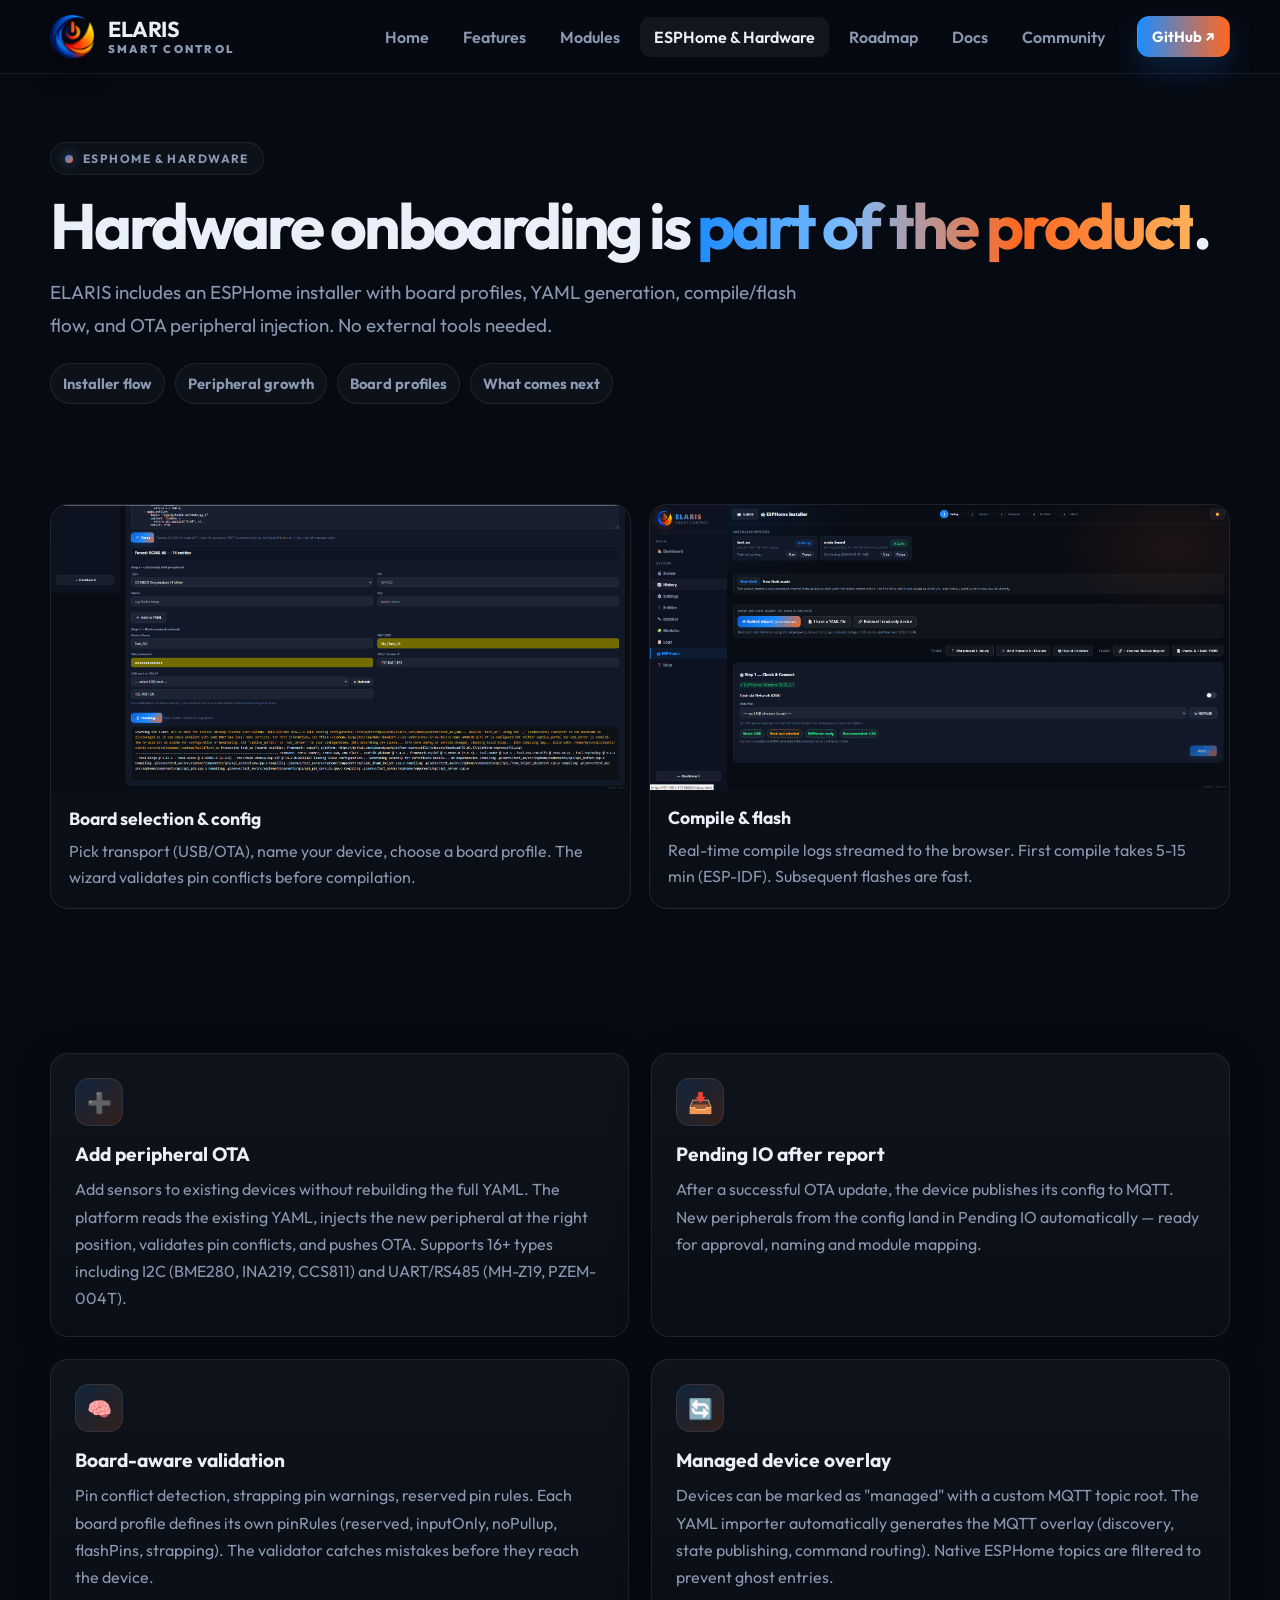
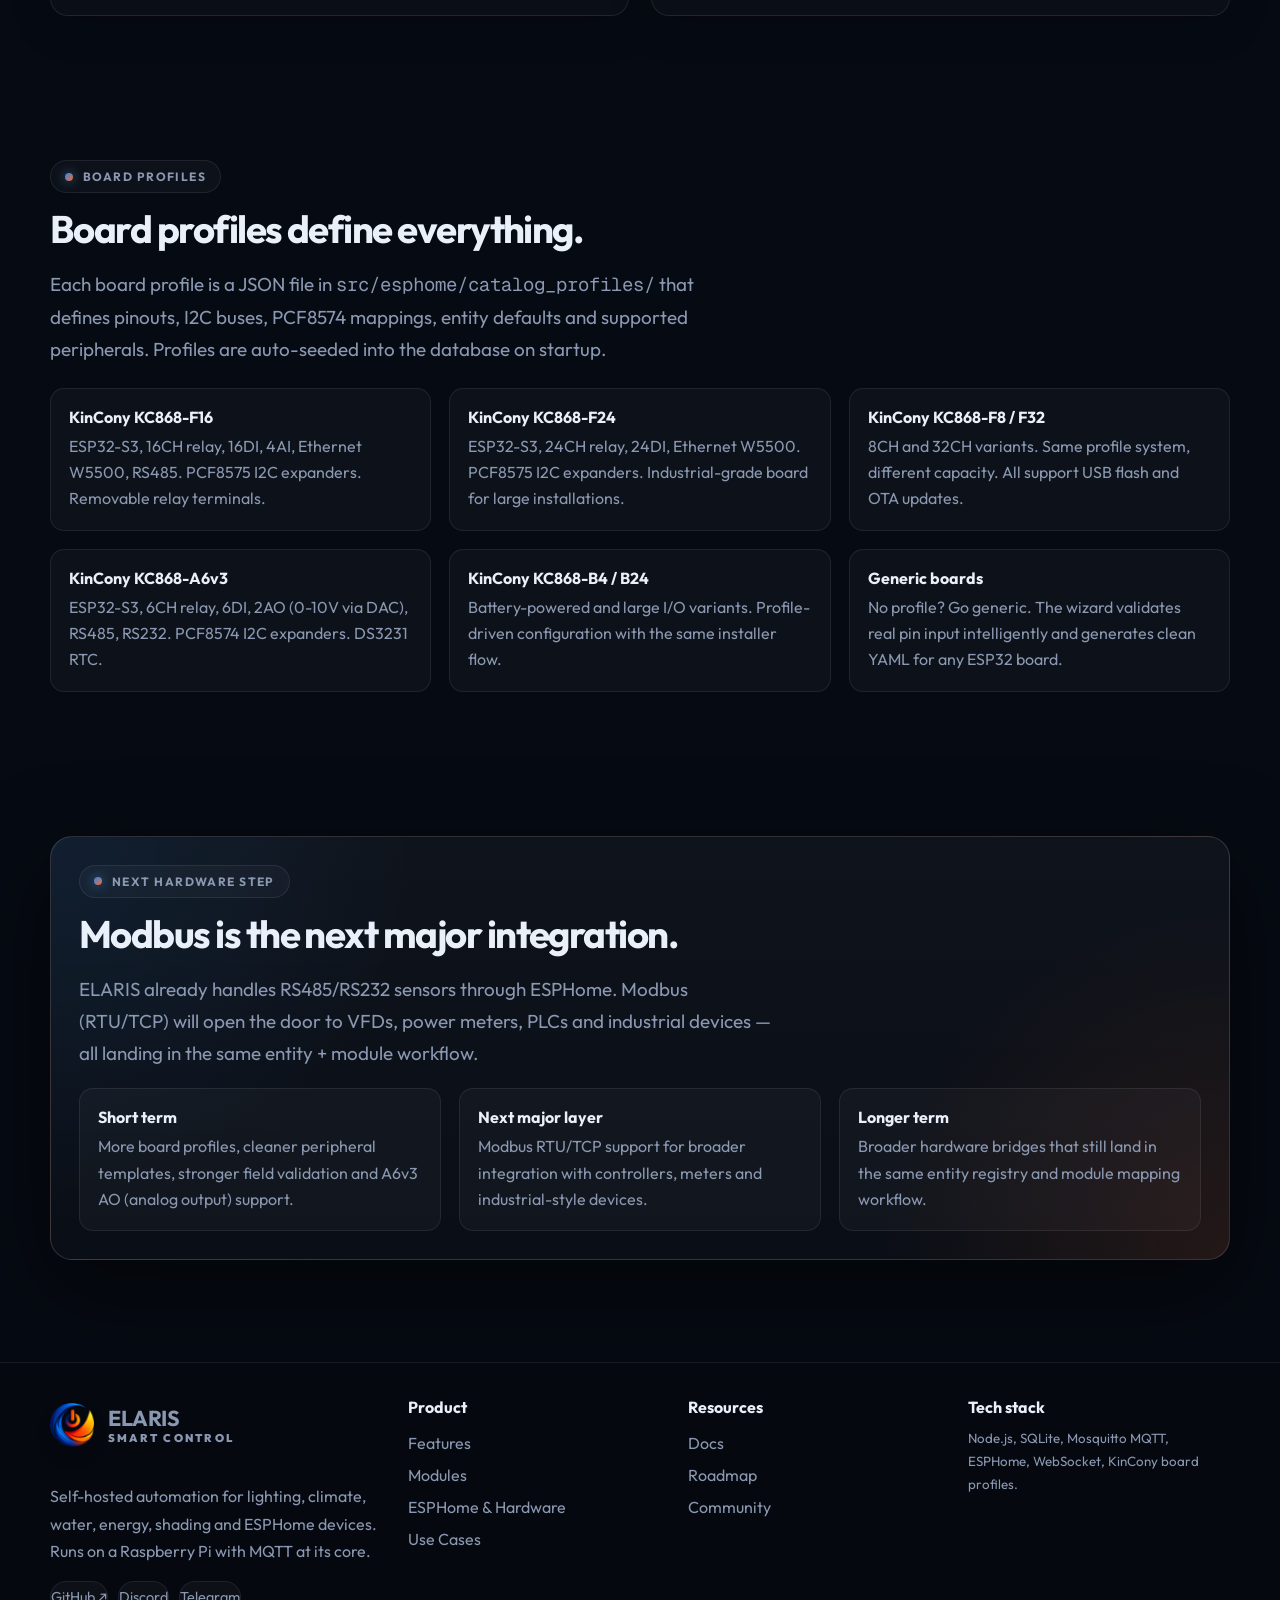
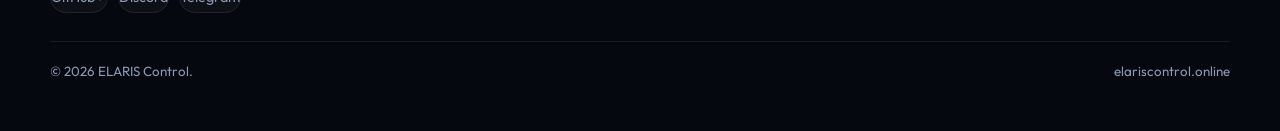
<file: hardware.html>
<!DOCTYPE html>
<html lang="en">
<head>
  <meta charset="UTF-8" />
  <meta name="viewport" content="width=device-width, initial-scale=1.0" />
  <title>ESPHome & Hardware — ELARIS</title>
  <meta name="description" content="Board onboarding, YAML generation, USB/OTA flash, peripheral injection and KinCony board profiles." />
  <link rel="icon" href="assets/favicon.ico" />
  <link rel="stylesheet" href="style.css" />
</head>
<body>
  <div class="shell">
    <nav class="nav">
  <div class="nav-inner">
    <a class="brand" href="index.html">
      <img class="brand-mark" src="assets/favicon.ico" alt="ELARIS logo" />
      <div class="brand-copy">
        <strong>ELARIS</strong>
        <span>Smart Control</span>
      </div>
    </a>
    <div class="nav-links">
      <a data-nav href="index.html">Home</a>
      <a data-nav href="features.html">Features</a>
      <a data-nav href="modules.html">Modules</a>
      <a data-nav href="hardware.html">ESPHome & Hardware</a>
      <a data-nav href="roadmap.html">Roadmap</a>
      <a data-nav href="docs.html">Docs</a>
      <a data-nav href="community.html">Community</a>
    </div>
    <div class="nav-actions">
      <a class="btn btn-primary btn-small" href="https://github.com/elaris-control/core" target="_blank" rel="noreferrer">GitHub ↗</a>
    </div>
  </div>
</nav>
    
<header class="page-hero"><div class="container"><span class="section-label">ESPHome & Hardware</span><h1>Hardware onboarding is <span class="gradient-text">part of the product</span>.</h1><p class="lead">ELARIS includes an ESPHome installer with board profiles, YAML generation, compile/flash flow, and OTA peripheral injection. No external tools needed.</p><div class="subnav"><a href="#installer-flow">Installer flow</a><a href="#peripherals">Peripheral growth</a><a href="#boards">Board profiles</a><a href="#next-hardware">What comes next</a></div></div></header>

<section class="section-tight" id="installer-flow">
  <div class="container screenshot-grid">
    <article class="screen-card"><img src="assets/esphome_2.png" alt="ESPHome installer" /><div class="screen-meta"><h3>Board selection & config</h3><p>Pick transport (USB/OTA), name your device, choose a board profile. The wizard validates pin conflicts before compilation.</p></div></article>
    <article class="screen-card"><img src="assets/esphome_3.png" alt="ESPHome flash logs" /><div class="screen-meta"><h3>Compile & flash</h3><p>Real-time compile logs streamed to the browser. First compile takes 5-15 min (ESP-IDF). Subsequent flashes are fast.</p></div></article>
  </div>
</section>

<section class="section-tight" id="peripherals">
  <div class="container grid-2">
    <div class="card"><div class="icon-chip">➕</div><h3>Add peripheral OTA</h3><p>Add sensors to existing devices without rebuilding the full YAML. The platform reads the existing YAML, injects the new peripheral at the right position, validates pin conflicts, and pushes OTA. Supports 16+ types including I2C (BME280, INA219, CCS811) and UART/RS485 (MH-Z19, PZEM-004T).</p></div>
    <div class="card"><div class="icon-chip">📥</div><h3>Pending IO after report</h3><p>After a successful OTA update, the device publishes its config to MQTT. New peripherals from the config land in Pending IO automatically — ready for approval, naming and module mapping.</p></div>
    <div class="card"><div class="icon-chip">🧠</div><h3>Board-aware validation</h3><p>Pin conflict detection, strapping pin warnings, reserved pin rules. Each board profile defines its own pinRules (reserved, inputOnly, noPullup, flashPins, strapping). The validator catches mistakes before they reach the device.</p></div>
    <div class="card"><div class="icon-chip">🔄</div><h3>Managed device overlay</h3><p>Devices can be marked as "managed" with a custom MQTT topic root. The YAML importer automatically generates the MQTT overlay (discovery, state publishing, command routing). Native ESPHome topics are filtered to prevent ghost entries.</p></div>
  </div>
</section>

<section class="section-tight" id="boards">
  <div class="container">
    <span class="section-label">Board profiles</span>
    <h2>Board profiles define everything.</h2>
    <p class="lead" style="margin-bottom:22px;">Each board profile is a JSON file in <code class="mono">src/esphome/catalog_profiles/</code> that defines pinouts, I2C buses, PCF8574 mappings, entity defaults and supported peripherals. Profiles are auto-seeded into the database on startup.</p>
    <div class="grid-3" style="margin-top:22px;">
      <div class="list-card"><strong>KinCony KC868-F16</strong><p>ESP32-S3, 16CH relay, 16DI, 4AI, Ethernet W5500, RS485. PCF8575 I2C expanders. Removable relay terminals.</p></div>
      <div class="list-card"><strong>KinCony KC868-F24</strong><p>ESP32-S3, 24CH relay, 24DI, Ethernet W5500. PCF8575 I2C expanders. Industrial-grade board for large installations.</p></div>
      <div class="list-card"><strong>KinCony KC868-F8 / F32</strong><p>8CH and 32CH variants. Same profile system, different capacity. All support USB flash and OTA updates.</p></div>
      <div class="list-card"><strong>KinCony KC868-A6v3</strong><p>ESP32-S3, 6CH relay, 6DI, 2AO (0-10V via DAC), RS485, RS232. PCF8574 I2C expanders. DS3231 RTC.</p></div>
      <div class="list-card"><strong>KinCony KC868-B4 / B24</strong><p>Battery-powered and large I/O variants. Profile-driven configuration with the same installer flow.</p></div>
      <div class="list-card"><strong>Generic boards</strong><p>No profile? Go generic. The wizard validates real pin input intelligently and generates clean YAML for any ESP32 board.</p></div>
    </div>
  </div>
</section>

<section class="section-tight" id="next-hardware">
  <div class="container cta-panel">
    <span class="section-label">Next hardware step</span>
    <h2>Modbus is the next major integration.</h2>
    <p class="lead">ELARIS already handles RS485/RS232 sensors through ESPHome. Modbus (RTU/TCP) will open the door to VFDs, power meters, PLCs and industrial devices — all landing in the same entity + module workflow.</p>
    <div class="grid-3" style="margin-top:18px;">
      <div class="list-card"><strong>Short term</strong><p>More board profiles, cleaner peripheral templates, stronger field validation and A6v3 AO (analog output) support.</p></div>
      <div class="list-card"><strong>Next major layer</strong><p>Modbus RTU/TCP support for broader integration with controllers, meters and industrial-style devices.</p></div>
      <div class="list-card"><strong>Longer term</strong><p>Broader hardware bridges that still land in the same entity registry and module mapping workflow.</p></div>
    </div>
  </div>
</section>

    <footer class="footer">
  <div class="container footer-grid">
    <div>
      <a class="brand" href="index.html" style="margin-bottom:14px; display:inline-flex;">
        <img class="brand-mark" src="assets/favicon.ico" alt="ELARIS logo" />
        <div class="brand-copy">
          <strong>ELARIS</strong>
          <span>Smart Control</span>
        </div>
      </a>
      <p>Self-hosted automation for lighting, climate, water, energy, shading and ESPHome devices. Runs on a Raspberry Pi with MQTT at its core.</p>
      <div class="link-row">
        <a class="chip-link" href="https://github.com/elaris-control/core" target="_blank" rel="noreferrer">GitHub ↗</a>
        <a class="chip-link" href="https://discord.gg/UYJp7yby7H" target="_blank" rel="noreferrer">Discord</a>
        <a class="chip-link" href="community.html#coming-soon">Telegram</a>
      </div>
    </div>
    <div>
      <h4>Product</h4>
      <a href="features.html">Features</a>
      <a href="modules.html">Modules</a>
      <a href="hardware.html">ESPHome & Hardware</a>
      <a href="use-cases.html">Use Cases</a>
    </div>
    <div>
      <h4>Resources</h4>
      <a href="docs.html">Docs</a>
      <a href="roadmap.html">Roadmap</a>
      <a href="community.html">Community</a>
    </div>
    <div>
      <h4>Tech stack</h4>
      <small>Node.js, SQLite, Mosquitto MQTT, ESPHome, WebSocket, KinCony board profiles.</small>
    </div>
  </div>
  <div class="container footer-note">
    <small>© <span data-year></span> ELARIS Control.</small>
    <small>elariscontrol.online</small>
  </div>
</footer>
  </div>
  <script src="script.js"></script>
</body>
</html>
</file>
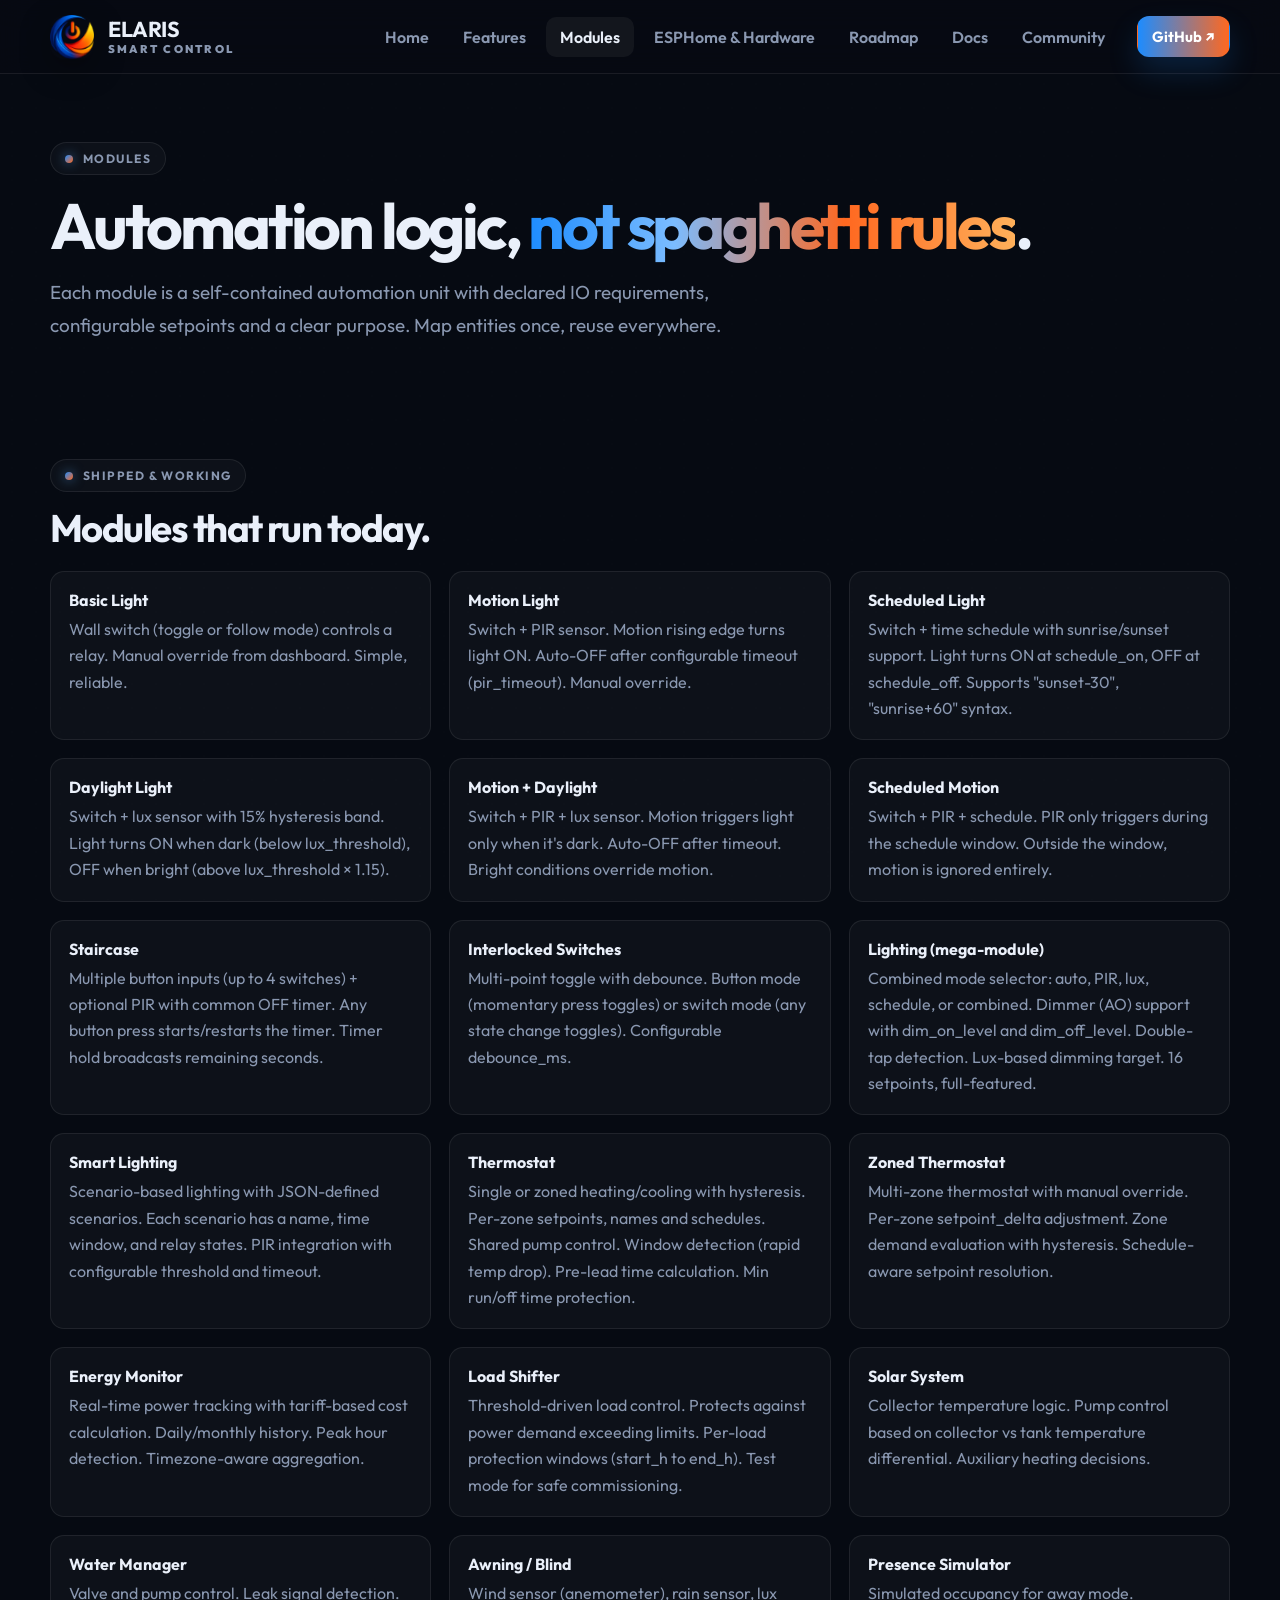
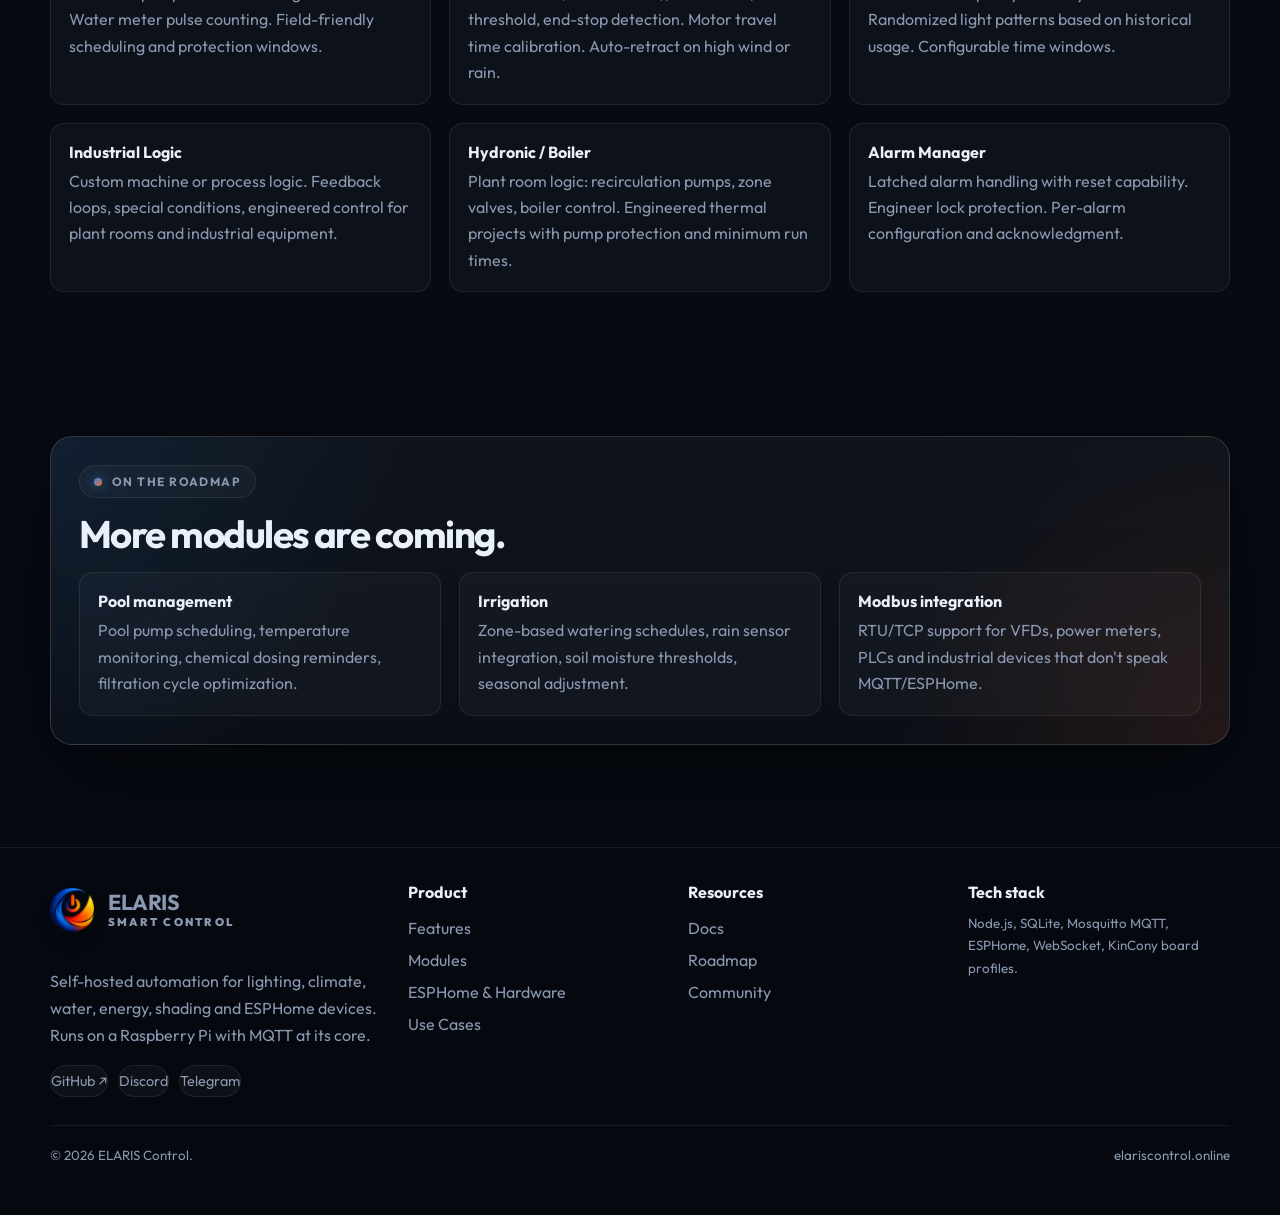
<file: modules.html>
<!DOCTYPE html>
<html lang="en">
<head>
  <meta charset="UTF-8" />
  <meta name="viewport" content="width=device-width, initial-scale=1.0" />
  <title>Modules — ELARIS</title>
  <meta name="description" content="Lighting, climate, water, shading, energy and custom logic modules with clear IO contracts." />
  <link rel="icon" href="assets/favicon.ico" />
  <link rel="stylesheet" href="style.css" />
</head>
<body>
  <div class="shell">
    <nav class="nav">
  <div class="nav-inner">
    <a class="brand" href="index.html">
      <img class="brand-mark" src="assets/favicon.ico" alt="ELARIS logo" />
      <div class="brand-copy">
        <strong>ELARIS</strong>
        <span>Smart Control</span>
      </div>
    </a>
    <div class="nav-links">
      <a data-nav href="index.html">Home</a>
      <a data-nav href="features.html">Features</a>
      <a data-nav href="modules.html">Modules</a>
      <a data-nav href="hardware.html">ESPHome & Hardware</a>
      <a data-nav href="roadmap.html">Roadmap</a>
      <a data-nav href="docs.html">Docs</a>
      <a data-nav href="community.html">Community</a>
    </div>
    <div class="nav-actions">
      <a class="btn btn-primary btn-small" href="https://github.com/elaris-control/core" target="_blank" rel="noreferrer">GitHub ↗</a>
    </div>
  </div>
</nav>
    
<header class="page-hero"><div class="container"><span class="section-label">Modules</span><h1>Automation logic, <span class="gradient-text">not spaghetti rules</span>.</h1><p class="lead">Each module is a self-contained automation unit with declared IO requirements, configurable setpoints and a clear purpose. Map entities once, reuse everywhere.</p></div></header>

<section class="section-tight">
  <div class="container">
    <span class="section-label">Shipped & working</span>
    <h2>Modules that run today.</h2>
    <div class="module-grid" style="margin-top:22px;">
      <div class="list-card"><strong>Basic Light</strong><p>Wall switch (toggle or follow mode) controls a relay. Manual override from dashboard. Simple, reliable.</p></div>
      <div class="list-card"><strong>Motion Light</strong><p>Switch + PIR sensor. Motion rising edge turns light ON. Auto-OFF after configurable timeout (pir_timeout). Manual override.</p></div>
      <div class="list-card"><strong>Scheduled Light</strong><p>Switch + time schedule with sunrise/sunset support. Light turns ON at schedule_on, OFF at schedule_off. Supports "sunset-30", "sunrise+60" syntax.</p></div>
      <div class="list-card"><strong>Daylight Light</strong><p>Switch + lux sensor with 15% hysteresis band. Light turns ON when dark (below lux_threshold), OFF when bright (above lux_threshold × 1.15).</p></div>
      <div class="list-card"><strong>Motion + Daylight</strong><p>Switch + PIR + lux sensor. Motion triggers light only when it's dark. Auto-OFF after timeout. Bright conditions override motion.</p></div>
      <div class="list-card"><strong>Scheduled Motion</strong><p>Switch + PIR + schedule. PIR only triggers during the schedule window. Outside the window, motion is ignored entirely.</p></div>
      <div class="list-card"><strong>Staircase</strong><p>Multiple button inputs (up to 4 switches) + optional PIR with common OFF timer. Any button press starts/restarts the timer. Timer hold broadcasts remaining seconds.</p></div>
      <div class="list-card"><strong>Interlocked Switches</strong><p>Multi-point toggle with debounce. Button mode (momentary press toggles) or switch mode (any state change toggles). Configurable debounce_ms.</p></div>
      <div class="list-card"><strong>Lighting (mega-module)</strong><p>Combined mode selector: auto, PIR, lux, schedule, or combined. Dimmer (AO) support with dim_on_level and dim_off_level. Double-tap detection. Lux-based dimming target. 16 setpoints, full-featured.</p></div>
      <div class="list-card"><strong>Smart Lighting</strong><p>Scenario-based lighting with JSON-defined scenarios. Each scenario has a name, time window, and relay states. PIR integration with configurable threshold and timeout.</p></div>
      <div class="list-card"><strong>Thermostat</strong><p>Single or zoned heating/cooling with hysteresis. Per-zone setpoints, names and schedules. Shared pump control. Window detection (rapid temp drop). Pre-lead time calculation. Min run/off time protection.</p></div>
      <div class="list-card"><strong>Zoned Thermostat</strong><p>Multi-zone thermostat with manual override. Per-zone setpoint_delta adjustment. Zone demand evaluation with hysteresis. Schedule-aware setpoint resolution.</p></div>
      <div class="list-card"><strong>Energy Monitor</strong><p>Real-time power tracking with tariff-based cost calculation. Daily/monthly history. Peak hour detection. Timezone-aware aggregation.</p></div>
      <div class="list-card"><strong>Load Shifter</strong><p>Threshold-driven load control. Protects against power demand exceeding limits. Per-load protection windows (start_h to end_h). Test mode for safe commissioning.</p></div>
      <div class="list-card"><strong>Solar System</strong><p>Collector temperature logic. Pump control based on collector vs tank temperature differential. Auxiliary heating decisions.</p></div>
      <div class="list-card"><strong>Water Manager</strong><p>Valve and pump control. Leak signal detection. Water meter pulse counting. Field-friendly scheduling and protection windows.</p></div>
      <div class="list-card"><strong>Awning / Blind</strong><p>Wind sensor (anemometer), rain sensor, lux threshold, end-stop detection. Motor travel time calibration. Auto-retract on high wind or rain.</p></div>
      <div class="list-card"><strong>Presence Simulator</strong><p>Simulated occupancy for away mode. Randomized light patterns based on historical usage. Configurable time windows.</p></div>
      <div class="list-card"><strong>Industrial Logic</strong><p>Custom machine or process logic. Feedback loops, special conditions, engineered control for plant rooms and industrial equipment.</p></div>
      <div class="list-card"><strong>Hydronic / Boiler</strong><p>Plant room logic: recirculation pumps, zone valves, boiler control. Engineered thermal projects with pump protection and minimum run times.</p></div>
      <div class="list-card"><strong>Alarm Manager</strong><p>Latched alarm handling with reset capability. Engineer lock protection. Per-alarm configuration and acknowledgment.</p></div>
    </div>
  </div>
</section>

<section class="section-tight" id="more-modules">
  <div class="container cta-panel">
    <span class="section-label">On the roadmap</span>
    <h2>More modules are coming.</h2>
    <div class="grid-3" style="margin-top:18px;">
      <div class="list-card"><strong>Pool management</strong><p>Pool pump scheduling, temperature monitoring, chemical dosing reminders, filtration cycle optimization.</p></div>
      <div class="list-card"><strong>Irrigation</strong><p>Zone-based watering schedules, rain sensor integration, soil moisture thresholds, seasonal adjustment.</p></div>
      <div class="list-card"><strong>Modbus integration</strong><p>RTU/TCP support for VFDs, power meters, PLCs and industrial devices that don't speak MQTT/ESPHome.</p></div>
    </div>
  </div>
</section>

    <footer class="footer">
  <div class="container footer-grid">
    <div>
      <a class="brand" href="index.html" style="margin-bottom:14px; display:inline-flex;">
        <img class="brand-mark" src="assets/favicon.ico" alt="ELARIS logo" />
        <div class="brand-copy">
          <strong>ELARIS</strong>
          <span>Smart Control</span>
        </div>
      </a>
      <p>Self-hosted automation for lighting, climate, water, energy, shading and ESPHome devices. Runs on a Raspberry Pi with MQTT at its core.</p>
      <div class="link-row">
        <a class="chip-link" href="https://github.com/elaris-control/core" target="_blank" rel="noreferrer">GitHub ↗</a>
        <a class="chip-link" href="https://discord.gg/UYJp7yby7H" target="_blank" rel="noreferrer">Discord</a>
        <a class="chip-link" href="community.html#coming-soon">Telegram</a>
      </div>
    </div>
    <div>
      <h4>Product</h4>
      <a href="features.html">Features</a>
      <a href="modules.html">Modules</a>
      <a href="hardware.html">ESPHome & Hardware</a>
      <a href="use-cases.html">Use Cases</a>
    </div>
    <div>
      <h4>Resources</h4>
      <a href="docs.html">Docs</a>
      <a href="roadmap.html">Roadmap</a>
      <a href="community.html">Community</a>
    </div>
    <div>
      <h4>Tech stack</h4>
      <small>Node.js, SQLite, Mosquitto MQTT, ESPHome, WebSocket, KinCony board profiles.</small>
    </div>
  </div>
  <div class="container footer-note">
    <small>© <span data-year></span> ELARIS Control.</small>
    <small>elariscontrol.online</small>
  </div>
</footer>
  </div>
  <script src="script.js"></script>
</body>
</html>
</file>
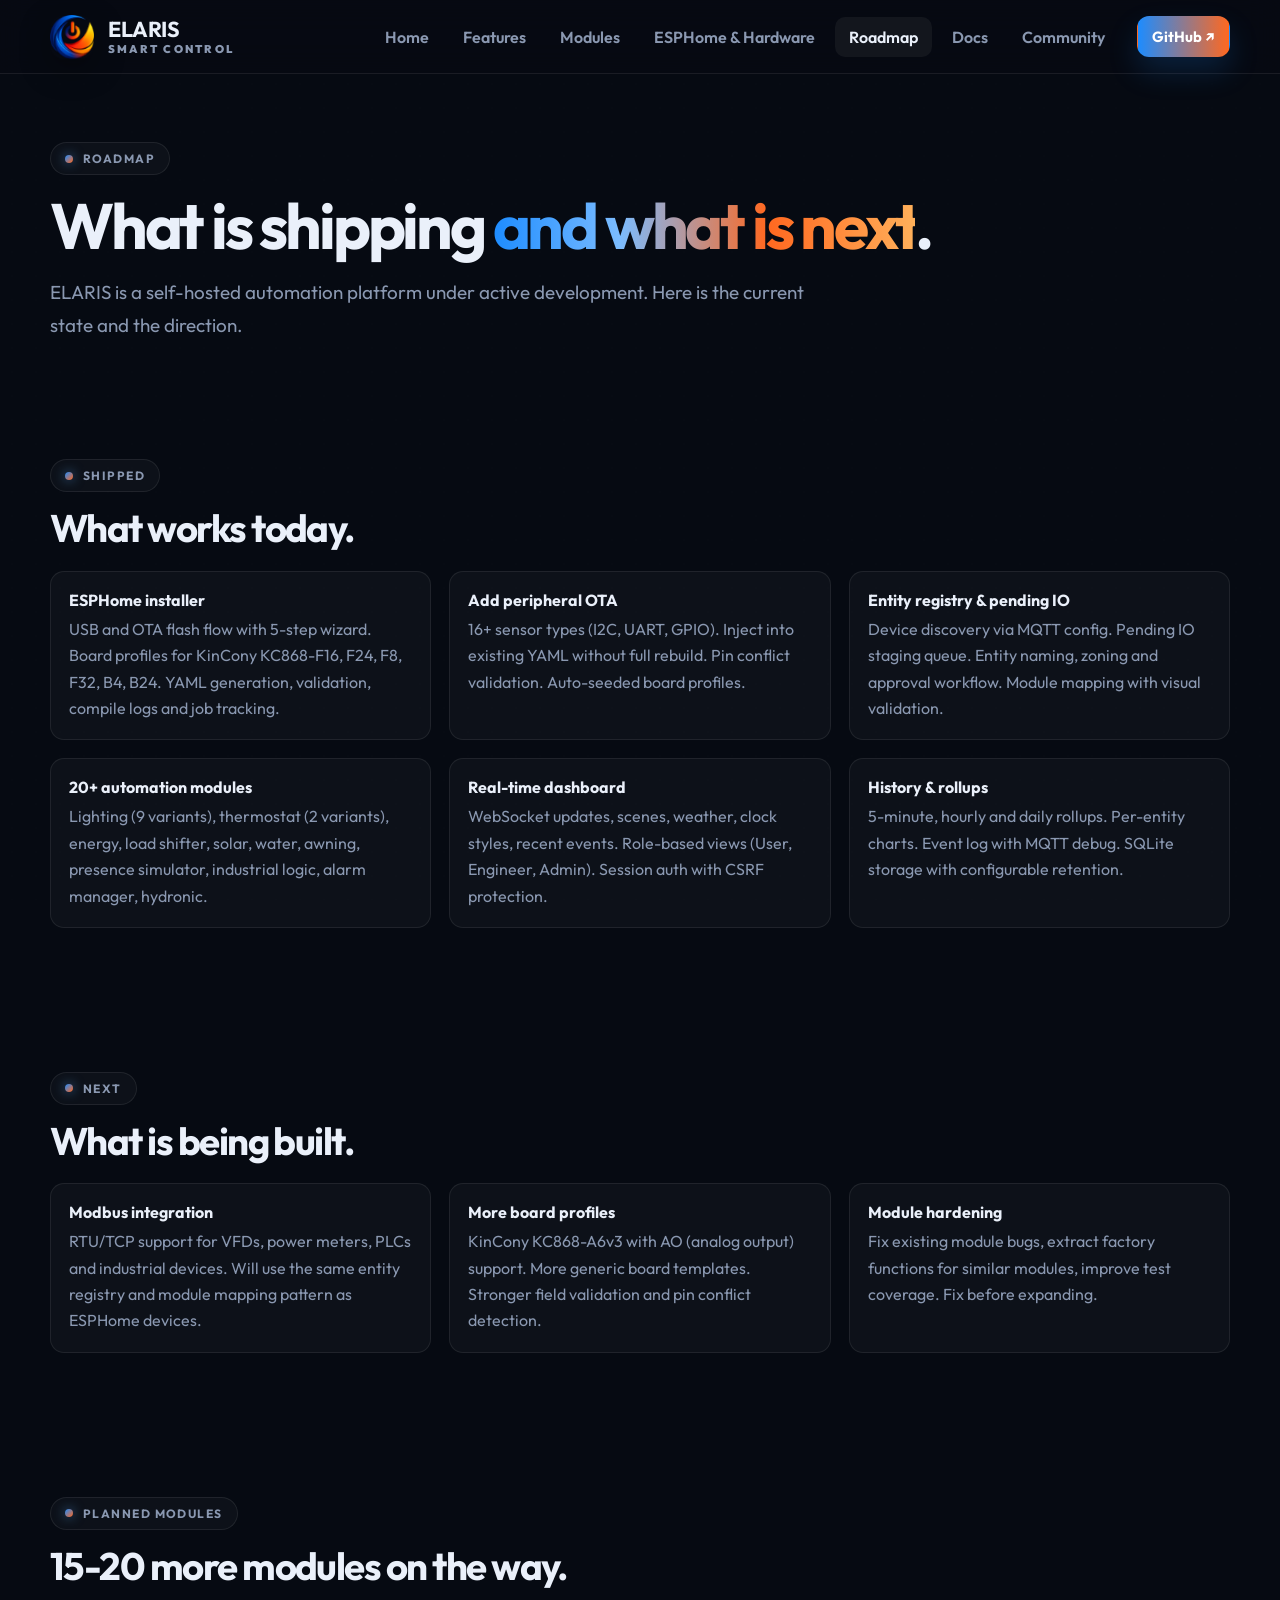
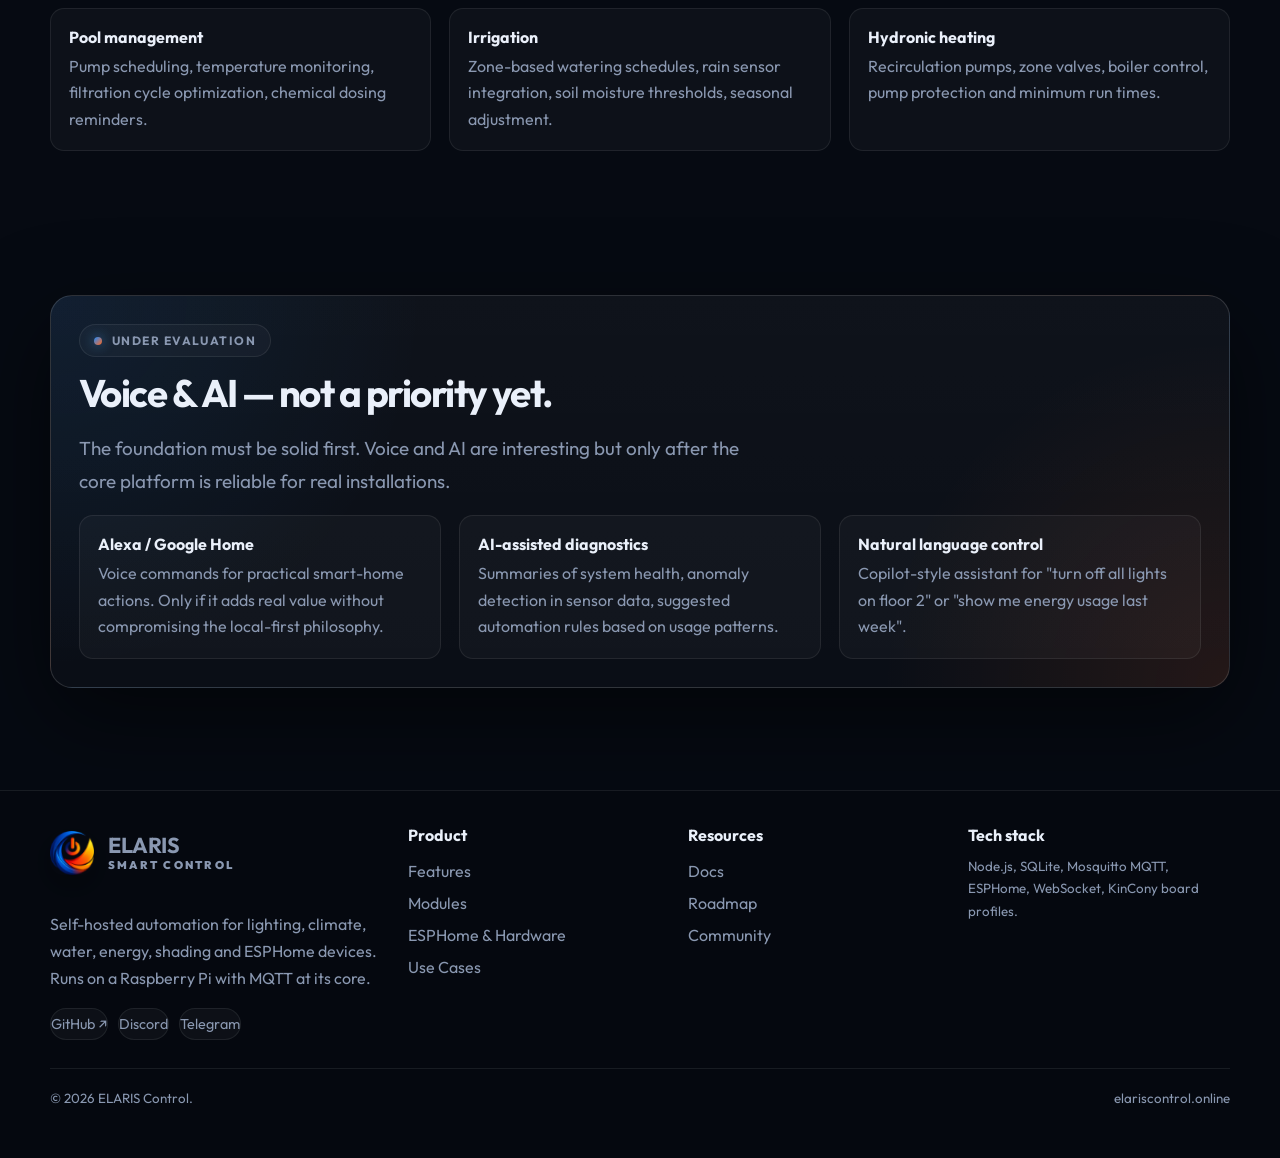
<file: roadmap.html>
<!DOCTYPE html>
<html lang="en">
<head>
  <meta charset="UTF-8" />
  <meta name="viewport" content="width=device-width, initial-scale=1.0" />
  <title>Roadmap — ELARIS</title>
  <meta name="description" content="ELARIS roadmap: Modbus integration, more board profiles, pool/irrigation modules and AI-assisted workflows." />
  <link rel="icon" href="assets/favicon.ico" />
  <link rel="stylesheet" href="style.css" />
</head>
<body>
  <div class="shell">
    <nav class="nav">
  <div class="nav-inner">
    <a class="brand" href="index.html">
      <img class="brand-mark" src="assets/favicon.ico" alt="ELARIS logo" />
      <div class="brand-copy">
        <strong>ELARIS</strong>
        <span>Smart Control</span>
      </div>
    </a>
    <div class="nav-links">
      <a data-nav href="index.html">Home</a>
      <a data-nav href="features.html">Features</a>
      <a data-nav href="modules.html">Modules</a>
      <a data-nav href="hardware.html">ESPHome & Hardware</a>
      <a data-nav href="roadmap.html">Roadmap</a>
      <a data-nav href="docs.html">Docs</a>
      <a data-nav href="community.html">Community</a>
    </div>
    <div class="nav-actions">
      <a class="btn btn-primary btn-small" href="https://github.com/elaris-control/core" target="_blank" rel="noreferrer">GitHub ↗</a>
    </div>
  </div>
</nav>
    
<header class="page-hero"><div class="container"><span class="section-label">Roadmap</span><h1>What is shipping <span class="gradient-text">and what is next</span>.</h1><p class="lead">ELARIS is a self-hosted automation platform under active development. Here is the current state and the direction.</p></div></header>

<section class="section-tight">
  <div class="container">
    <span class="section-label">Shipped</span>
    <h2>What works today.</h2>
    <div class="grid-3" style="margin-top:22px;">
      <div class="list-card"><strong>ESPHome installer</strong><p>USB and OTA flash flow with 5-step wizard. Board profiles for KinCony KC868-F16, F24, F8, F32, B4, B24. YAML generation, validation, compile logs and job tracking.</p></div>
      <div class="list-card"><strong>Add peripheral OTA</strong><p>16+ sensor types (I2C, UART, GPIO). Inject into existing YAML without full rebuild. Pin conflict validation. Auto-seeded board profiles.</p></div>
      <div class="list-card"><strong>Entity registry & pending IO</strong><p>Device discovery via MQTT config. Pending IO staging queue. Entity naming, zoning and approval workflow. Module mapping with visual validation.</p></div>
      <div class="list-card"><strong>20+ automation modules</strong><p>Lighting (9 variants), thermostat (2 variants), energy, load shifter, solar, water, awning, presence simulator, industrial logic, alarm manager, hydronic.</p></div>
      <div class="list-card"><strong>Real-time dashboard</strong><p>WebSocket updates, scenes, weather, clock styles, recent events. Role-based views (User, Engineer, Admin). Session auth with CSRF protection.</p></div>
      <div class="list-card"><strong>History & rollups</strong><p>5-minute, hourly and daily rollups. Per-entity charts. Event log with MQTT debug. SQLite storage with configurable retention.</p></div>
    </div>
  </div>
</section>

<section class="section-tight" id="next">
  <div class="container">
    <span class="section-label">Next</span>
    <h2>What is being built.</h2>
    <div class="grid-3" style="margin-top:22px;">
      <div class="list-card"><strong>Modbus integration</strong><p>RTU/TCP support for VFDs, power meters, PLCs and industrial devices. Will use the same entity registry and module mapping pattern as ESPHome devices.</p></div>
      <div class="list-card"><strong>More board profiles</strong><p>KinCony KC868-A6v3 with AO (analog output) support. More generic board templates. Stronger field validation and pin conflict detection.</p></div>
      <div class="list-card"><strong>Module hardening</strong><p>Fix existing module bugs, extract factory functions for similar modules, improve test coverage. Fix before expanding.</p></div>
    </div>
  </div>
</section>

<section class="section-tight" id="more-modules">
  <div class="container">
    <span class="section-label">Planned modules</span>
    <h2>15-20 more modules on the way.</h2>
    <div class="grid-3" style="margin-top:22px;">
      <div class="list-card"><strong>Pool management</strong><p>Pump scheduling, temperature monitoring, filtration cycle optimization, chemical dosing reminders.</p></div>
      <div class="list-card"><strong>Irrigation</strong><p>Zone-based watering schedules, rain sensor integration, soil moisture thresholds, seasonal adjustment.</p></div>
      <div class="list-card"><strong>Hydronic heating</strong><p>Recirculation pumps, zone valves, boiler control, pump protection and minimum run times.</p></div>
    </div>
  </div>
</section>

<section class="section-tight" id="voice-ai">
  <div class="container cta-panel">
    <span class="section-label">Under evaluation</span>
    <h2>Voice & AI — not a priority yet.</h2>
    <p class="lead">The foundation must be solid first. Voice and AI are interesting but only after the core platform is reliable for real installations.</p>
    <div class="grid-3" style="margin-top:18px;">
      <div class="list-card"><strong>Alexa / Google Home</strong><p>Voice commands for practical smart-home actions. Only if it adds real value without compromising the local-first philosophy.</p></div>
      <div class="list-card"><strong>AI-assisted diagnostics</strong><p>Summaries of system health, anomaly detection in sensor data, suggested automation rules based on usage patterns.</p></div>
      <div class="list-card"><strong>Natural language control</strong><p>Copilot-style assistant for "turn off all lights on floor 2" or "show me energy usage last week".</p></div>
    </div>
  </div>
</section>

    <footer class="footer">
  <div class="container footer-grid">
    <div>
      <a class="brand" href="index.html" style="margin-bottom:14px; display:inline-flex;">
        <img class="brand-mark" src="assets/favicon.ico" alt="ELARIS logo" />
        <div class="brand-copy">
          <strong>ELARIS</strong>
          <span>Smart Control</span>
        </div>
      </a>
      <p>Self-hosted automation for lighting, climate, water, energy, shading and ESPHome devices. Runs on a Raspberry Pi with MQTT at its core.</p>
      <div class="link-row">
        <a class="chip-link" href="https://github.com/elaris-control/core" target="_blank" rel="noreferrer">GitHub ↗</a>
        <a class="chip-link" href="https://discord.gg/UYJp7yby7H" target="_blank" rel="noreferrer">Discord</a>
        <a class="chip-link" href="community.html#coming-soon">Telegram</a>
      </div>
    </div>
    <div>
      <h4>Product</h4>
      <a href="features.html">Features</a>
      <a href="modules.html">Modules</a>
      <a href="hardware.html">ESPHome & Hardware</a>
      <a href="use-cases.html">Use Cases</a>
    </div>
    <div>
      <h4>Resources</h4>
      <a href="docs.html">Docs</a>
      <a href="roadmap.html">Roadmap</a>
      <a href="community.html">Community</a>
    </div>
    <div>
      <h4>Tech stack</h4>
      <small>Node.js, SQLite, Mosquitto MQTT, ESPHome, WebSocket, KinCony board profiles.</small>
    </div>
  </div>
  <div class="container footer-note">
    <small>© <span data-year></span> ELARIS Control.</small>
    <small>elariscontrol.online</small>
  </div>
</footer>
  </div>
  <script src="script.js"></script>
</body>
</html>
</file>
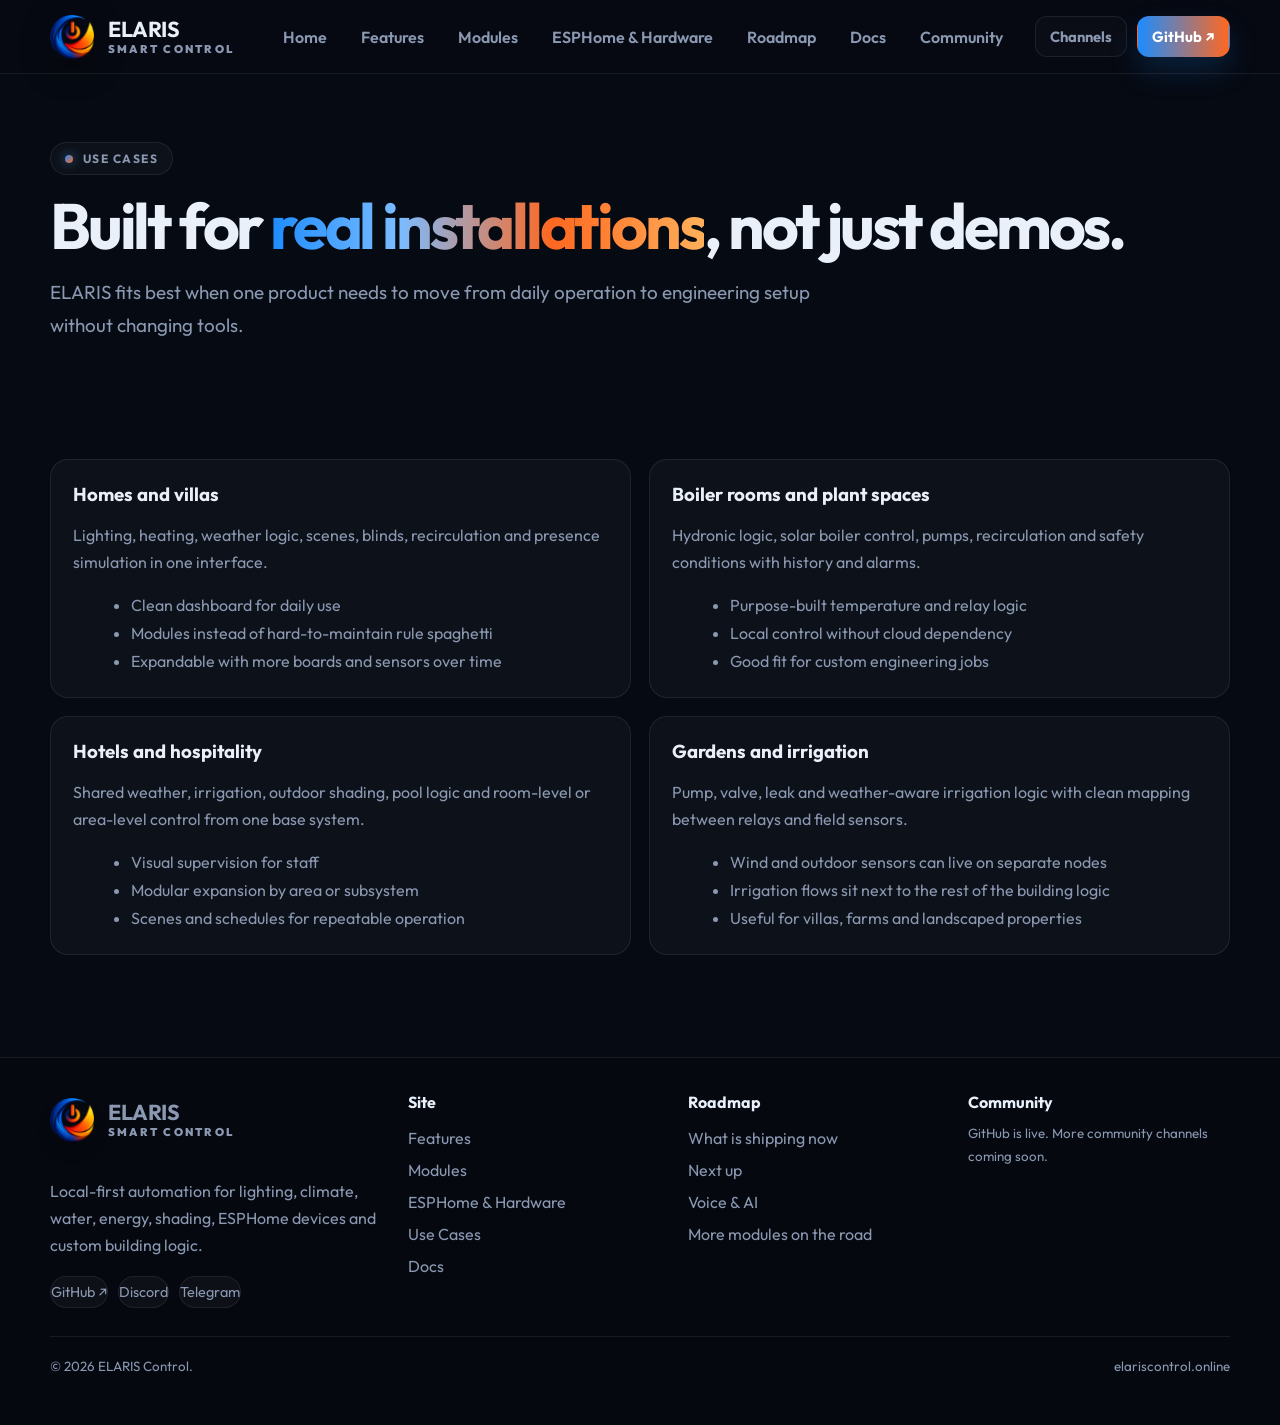
<file: use-cases.html>
<!DOCTYPE html>
<html lang="en">
<head>
  <meta charset="UTF-8" />
  <meta name="viewport" content="width=device-width, initial-scale=1.0" />
  <title>Use cases — ELARIS</title>
  <meta name="description" content="Homes, villas, hotels, boiler rooms, irrigation and custom automation projects." />
  <link rel="icon" href="assets/favicon.ico" />
  <link rel="stylesheet" href="style.css" />
</head>
<body>
  <div class="shell">
    <nav class="nav">
  <div class="nav-inner">
    <a class="brand" href="index.html">
      <img class="brand-mark" src="assets/favicon.ico" alt="ELARIS logo" />
      <div class="brand-copy">
        <strong>ELARIS</strong>
        <span>Smart Control</span>
      </div>
    </a>
    <div class="nav-links">
      <a data-nav href="index.html">Home</a>
      <a data-nav href="features.html">Features</a>
      <a data-nav href="modules.html">Modules</a>
      <a data-nav href="hardware.html">ESPHome & Hardware</a>
      <a data-nav href="roadmap.html">Roadmap</a>
      <a data-nav href="docs.html">Docs</a>
      <a data-nav href="community.html">Community</a>
    </div>
    <div class="nav-actions">
      <a class="btn btn-ghost btn-small" href="community.html">Channels</a>
      <a class="btn btn-primary btn-small" href="https://github.com/elaris-control/core" target="_blank" rel="noreferrer">GitHub ↗</a>
    </div>
  </div>
</nav>
    
<header class="page-hero"><div class="container"><span class="section-label">Use cases</span><h1>Built for <span class="gradient-text">real installations</span>, not just demos.</h1><p class="lead">ELARIS fits best when one product needs to move from daily operation to engineering setup without changing tools.</p></div></header>
<section class="section-tight"><div class="container use-case-grid"><article class="use-case"><h3>Homes and villas</h3><p class="kicker">Lighting, heating, weather logic, scenes, blinds, recirculation and presence simulation in one interface.</p><ul><li>Clean dashboard for daily use</li><li>Modules instead of hard-to-maintain rule spaghetti</li><li>Expandable with more boards and sensors over time</li></ul></article><article class="use-case"><h3>Boiler rooms and plant spaces</h3><p class="kicker">Hydronic logic, solar boiler control, pumps, recirculation and safety conditions with history and alarms.</p><ul><li>Purpose-built temperature and relay logic</li><li>Local control without cloud dependency</li><li>Good fit for custom engineering jobs</li></ul></article><article class="use-case"><h3>Hotels and hospitality</h3><p class="kicker">Shared weather, irrigation, outdoor shading, pool logic and room-level or area-level control from one base system.</p><ul><li>Visual supervision for staff</li><li>Modular expansion by area or subsystem</li><li>Scenes and schedules for repeatable operation</li></ul></article><article class="use-case"><h3>Gardens and irrigation</h3><p class="kicker">Pump, valve, leak and weather-aware irrigation logic with clean mapping between relays and field sensors.</p><ul><li>Wind and outdoor sensors can live on separate nodes</li><li>Irrigation flows sit next to the rest of the building logic</li><li>Useful for villas, farms and landscaped properties</li></ul></article></div></section>

    <footer class="footer">
  <div class="container footer-grid">
    <div>
      <a class="brand" href="index.html" style="margin-bottom:14px; display:inline-flex;">
        <img class="brand-mark" src="assets/favicon.ico" alt="ELARIS logo" />
        <div class="brand-copy">
          <strong>ELARIS</strong>
          <span>Smart Control</span>
        </div>
      </a>
      <p>Local-first automation for lighting, climate, water, energy, shading, ESPHome devices and custom building logic.</p>
      <div class="link-row">
        <a class="chip-link" href="https://github.com/elaris-control/core" target="_blank" rel="noreferrer">GitHub ↗</a>
        <a class="chip-link" href="https://discord.gg/UYJp7yby7H" target="_blank" rel="noreferrer">Discord</a>
        <a class="chip-link" href="community.html#coming-soon">Telegram</a>       
      </div>
    </div>
    <div>
      <h4>Site</h4>
      <a href="features.html">Features</a>
      <a href="modules.html">Modules</a>
      <a href="hardware.html">ESPHome & Hardware</a>
      <a href="use-cases.html">Use Cases</a>
      <a href="docs.html">Docs</a>
    </div>
    <div>
      <h4>Roadmap</h4>
      <a href="roadmap.html">What is shipping now</a>
      <a href="roadmap.html#next">Next up</a>
      <a href="roadmap.html#voice-ai">Voice & AI</a>
      <a href="roadmap.html#more-modules">More modules on the road</a>
    </div>
    <div>
      <h4>Community</h4>
      <small>GitHub is live. More community channels coming soon.</small>
    </div>
  </div>
  <div class="container footer-note">
    <small>© <span data-year></span> ELARIS Control.</small>
    <small>elariscontrol.online</small>
  </div>
</footer>
  </div>
  <script src="script.js"></script>
</body>
</html>
</file>
<file: style.css>
/* ELARIS Control website */
@import url('https://fonts.googleapis.com/css2?family=Outfit:wght@400;500;600;700;800;900&family=Geist+Mono:wght@400;500&display=swap');

:root {
  --bg: #070b13;
  --surface: #0c1322;
  --surface-2: #101a2d;
  --panel: #111a2a;
  --panel-2: #0f1828;
  --line: rgba(255,255,255,.08);
  --line-2: rgba(255,255,255,.14);
  --text: #eaf0fa;
  --muted: #8a98b1;
  --muted-2: #60718d;
  --blue: #1d8cff;
  --blue-2: #52a8ff;
  --orange: #ff6820;
  --orange-2: #ff9640;
  --good: #21d978;
  --warn: #ffcb66;
  --shadow: 0 30px 90px rgba(0,0,0,.5);
  --radius: 18px;
  --max: 1180px;
  --nav-h: 74px;
}

* { box-sizing: border-box; }
html { scroll-behavior: smooth; }
body {
  margin: 0;
  font-family: 'Outfit', system-ui, sans-serif;
  color: var(--text);
  background: #060a12;
  min-height: 100vh;
  overflow-x: hidden;
}
body::before {
  content: '';
  position: fixed;
  inset: 0;
  background-image: radial-gradient(rgba(255,255,255,.03) 1px, transparent 1px);
  background-size: 24px 24px;
  opacity: .25;
  pointer-events: none;
}
a { color: inherit; text-decoration: none; }
img { display:block; max-width:100%; }
button, .btn { font: inherit; }

.shell { position: relative; z-index: 1; }
.container { width: min(calc(100% - 40px), var(--max)); margin: 0 auto; }
.section { padding: 92px 0; }
.section-tight { padding: 72px 0; }
.section-label {
  display: inline-flex;
  align-items: center;
  gap: 10px;
  padding: 8px 14px;
  border-radius: 999px;
  border: 1px solid var(--line);
  background: rgba(255,255,255,.03);
  color: var(--muted);
  font-size: 12px;
  font-weight: 700;
  letter-spacing: .12em;
  text-transform: uppercase;
}
.section-label::before {
  content: '';
  width: 8px;
  height: 8px;
  border-radius: 999px;
  background: linear-gradient(135deg, var(--blue), var(--orange));
  box-shadow: 0 0 12px rgba(82,168,255,.6);
}
.h1, h1 {
  font-size: clamp(2.8rem, 5vw, 5rem);
  line-height: .96;
  letter-spacing: -.05em;
  margin: 20px 0 20px;
}
.h2, h2 {
  font-size: clamp(2rem, 3vw, 3rem);
  line-height: 1.05;
  letter-spacing: -.04em;
  margin: 16px 0;
}
.lead {
  color: var(--muted);
  font-size: clamp(1rem, 1.5vw, 1.18rem);
  line-height: 1.7;
  max-width: 700px;
}
.kicker {
  color: var(--muted);
  font-size: 1rem;
  line-height: 1.65;
}
.mono { font-family: 'Geist Mono', monospace; }
.gradient-text {
  background: linear-gradient(90deg, var(--blue) 0%, #7bbcff 30%, var(--orange) 65%, #ffb05a 100%);
  -webkit-background-clip: text;
  background-clip: text;
  color: transparent;
}

.nav {
  position: sticky;
  top: 0;
  z-index: 100;
  height: var(--nav-h);
  backdrop-filter: blur(16px);
  background: rgba(7,11,19,.72);
  border-bottom: 1px solid var(--line);
}
.nav-inner {
  width: min(calc(100% - 32px), var(--max));
  margin: 0 auto;
  height: 100%;
  display: flex;
  align-items: center;
  gap: 18px;
}
.brand {
  display: flex;
  align-items: center;
  gap: 14px;
  font-weight: 900;
  letter-spacing: -.03em;
}
.brand-mark {
  width: 44px;
  height: 44px;
  border-radius: 14px;
  object-fit: cover;
  box-shadow: 0 10px 30px rgba(0,0,0,.35);
}
.brand-copy { line-height: 1.02; }
.brand-copy strong { display:block; font-size: 1.35rem; }
.brand-copy span {
  display:block;
  margin-top: 4px;
  color: var(--muted);
  font-size: .7rem;
  letter-spacing: .2em;
  text-transform: uppercase;
}
.nav-links {
  margin-left: auto;
  display: flex;
  align-items: center;
  gap: 6px;
}
.nav-links a {
  padding: 10px 14px;
  color: var(--muted);
  font-weight: 600;
  border-radius: 10px;
  transition: .18s ease;
}
.nav-links a:hover, .nav-links a.active {
  color: var(--text);
  background: rgba(255,255,255,.05);
}
.btn, button.btn {
  display: inline-flex;
  align-items: center;
  justify-content: center;
  gap: 10px;
  padding: 13px 20px;
  border-radius: 12px;
  font-weight: 700;
  border: 1px solid transparent;
  transition: transform .16s ease, opacity .16s ease, border-color .16s ease, background .16s ease;
}
.btn:hover { transform: translateY(-1px); }
.btn-primary {
  color: white;
  background: linear-gradient(90deg, var(--blue), var(--orange));
  box-shadow: 0 14px 30px rgba(29,140,255,.18);
}
.btn-secondary {
  color: var(--text);
  border-color: var(--line-2);
  background: rgba(255,255,255,.04);
}
.btn-ghost {
  color: var(--muted);
  border-color: var(--line);
  background: rgba(255,255,255,.02);
}

.hero {
  padding: 80px 0 56px;
}
.hero-grid {
  display: grid;
  grid-template-columns: 1fr 1fr;
  gap: 48px;
  align-items: center;
}
.hero-copy {
  padding: 20px 0;
}
.hero-actions {
  display:flex;
  flex-wrap:wrap;
  gap:14px;
  margin-top: 28px;
}
.mini-stats {
  display:grid;
  grid-template-columns: repeat(3, 1fr);
  gap: 14px;
  margin-top: 28px;
}
.mini-stat {
  background: rgba(255,255,255,.035);
  border: 1px solid var(--line);
  border-radius: 14px;
  padding: 16px;
}
.mini-stat strong { display:block; font-size: 1.4rem; }
.mini-stat span { display:block; margin-top:6px; color: var(--muted); font-size:.92rem; }

.hero-visual {
  position: relative;
}
.shot-stack {
  position: relative;
  min-height: 560px;
}
.shot-card {
  position:absolute;
  border-radius: 20px;
  overflow:hidden;
  border: 1px solid var(--line-2);
  background: linear-gradient(180deg, rgba(255,255,255,.04), rgba(255,255,255,.02));
  box-shadow: var(--shadow);
}
.shot-card img { width:100%; height:100%; object-fit:cover; }
.shot-main { inset: 0 0 40px 0; }
.shot-float-a { width: 42%; right: -5%; top: 14%; transform: rotate(3deg); }
.shot-float-b { width: 38%; left: -6%; bottom: 0; transform: rotate(-4deg); }
.badge-float {
  position:absolute;
  padding: 11px 14px;
  border-radius: 12px;
  background: rgba(8,14,25,.92);
  border: 1px solid var(--line-2);
  box-shadow: var(--shadow);
  font-size: .85rem;
  font-weight: 700;
}
.badge-float.one { top: 22px; left: -12px; }
.badge-float.two { right: -8px; bottom: 24px; }
.badge-float small { display:block; color: var(--muted); font-size:.73rem; font-weight:600; margin-top: 4px; }

.grid-3 { display:grid; grid-template-columns: repeat(3, 1fr); gap: 18px; }
.grid-4 { display:grid; grid-template-columns: repeat(4, 1fr); gap: 18px; }
.grid-2 { display:grid; grid-template-columns: repeat(2, 1fr); gap: 22px; }
.card {
  background: linear-gradient(180deg, rgba(255,255,255,.04), rgba(255,255,255,.02));
  border: 1px solid var(--line);
  border-radius: var(--radius);
  padding: 24px;
  box-shadow: 0 10px 40px rgba(0,0,0,.18);
  transition: transform .2s ease, border-color .2s ease;
}
.card:hover {
  transform: translateY(-2px);
  border-color: var(--line-2);
}
.card h3 { margin: 0 0 10px; font-size: 1.2rem; }
.card p { margin: 0; color: var(--muted); line-height: 1.7; }
.icon-chip {
  width: 48px;
  height: 48px;
  border-radius: 14px;
  display:grid;
  place-items:center;
  background: linear-gradient(135deg, rgba(29,140,255,.16), rgba(255,104,32,.16));
  border: 1px solid rgba(255,255,255,.08);
  margin-bottom: 16px;
  font-size: 1.25rem;
}

.showcase {
  display:grid;
  grid-template-columns: 1.1fr .9fr;
  gap: 22px;
  align-items: center;
}
.shot-frame {
  border-radius: 20px;
  overflow: hidden;
  border: 1px solid var(--line-2);
  background: var(--surface);
  box-shadow: var(--shadow);
}
.shot-frame img { width: 100%; height: auto; }
.side-list {
  display:grid;
  gap: 14px;
}
.list-card {
  padding: 18px 18px;
  border-radius: 14px;
  background: rgba(255,255,255,.03);
  border: 1px solid var(--line);
}
.list-card strong { display:block; font-size: 1rem; margin-bottom: 6px; }
.list-card p { margin:0; color: var(--muted); line-height: 1.65; }

.logo-bar {
  display:flex;
  gap: 12px;
  flex-wrap: wrap;
  margin-top: 30px;
}
.logo-pill {
  padding: 12px 14px;
  border-radius: 999px;
  border: 1px solid var(--line);
  background: rgba(255,255,255,.03);
  color: var(--muted);
  font-weight: 700;
}

.screenshot-grid {
  display:grid;
  grid-template-columns: repeat(2, 1fr);
  gap: 18px;
}
.screen-card {
  background: linear-gradient(180deg, rgba(255,255,255,.04), rgba(255,255,255,.02));
  border: 1px solid var(--line);
  border-radius: 18px;
  overflow: hidden;
  transition: transform .2s ease, box-shadow .2s ease;
}
.screen-card:hover {
  transform: translateY(-3px);
  box-shadow: 0 16px 48px rgba(0,0,0,.3);
}
.screen-meta {
  padding: 16px 18px 18px;
}
.screen-meta h3 { margin:0 0 8px; font-size:1.1rem; }
.screen-meta p { margin:0; color:var(--muted); line-height:1.65; }

.feature-strip {
  display:grid;
  grid-template-columns: repeat(5, 1fr);
  gap: 14px;
}
.feature-pill {
  border: 1px solid var(--line);
  background: rgba(255,255,255,.03);
  border-radius: 14px;
  padding: 18px 14px;
  text-align: center;
}
.feature-pill strong { display:block; margin-bottom: 8px; }
.feature-pill span { color: var(--muted); font-size: .92rem; }

.steps {
  display:grid;
  gap: 16px;
}
.step {
  display:grid;
  grid-template-columns: 58px 1fr;
  gap: 16px;
  padding: 20px;
  border-radius: 18px;
  border: 1px solid var(--line);
  background: rgba(255,255,255,.03);
}
.step-no {
  width: 58px;
  height: 58px;
  border-radius: 18px;
  display:grid;
  place-items:center;
  font-size: 1.1rem;
  font-weight: 800;
  background: linear-gradient(135deg, rgba(29,140,255,.18), rgba(255,104,32,.18));
  border: 1px solid rgba(255,255,255,.08);
}
.step h3 { margin:0 0 8px; }
.step p { margin:0; color: var(--muted); line-height: 1.7; }

.page-hero {
  padding: 68px 0 28px;
}
.page-hero .lead { max-width: 760px; }
.subnav {
  display:flex;
  flex-wrap:wrap;
  gap: 10px;
  margin-top: 22px;
}
.subnav a {
  padding: 10px 12px;
  border-radius: 999px;
  border: 1px solid var(--line);
  color: var(--muted);
  background: rgba(255,255,255,.03);
  font-weight: 700;
  font-size: .92rem;
}

.doc-layout {
  display:grid;
  grid-template-columns: 280px 1fr;
  gap: 20px;
}
.doc-sidebar {
  position: sticky;
  top: calc(var(--nav-h) + 18px);
  align-self: start;
  padding: 20px;
  border-radius: 18px;
  background: rgba(255,255,255,.03);
  border: 1px solid var(--line);
}
.doc-sidebar h3 { margin:0 0 14px; font-size:1rem; }
.doc-sidebar a {
  display:block;
  padding: 10px 12px;
  border-radius: 10px;
  color: var(--muted);
}
.doc-sidebar a:hover { background: rgba(255,255,255,.05); color: var(--text); }
.doc-section {
  margin-bottom: 18px;
  padding: 24px;
  border-radius: 18px;
  background: rgba(255,255,255,.03);
  border: 1px solid var(--line);
}
.doc-section h3 { margin-top:0; }
.kv-grid {
  display:grid;
  grid-template-columns: 160px 1fr;
  gap: 12px;
  margin-top: 16px;
}
.kv-grid div {
  padding: 12px 14px;
  border-radius: 12px;
  border: 1px solid var(--line);
  background: rgba(255,255,255,.02);
}
.kv-grid strong { color: var(--text); }
.terminal {
  margin-top: 14px;
  border-radius: 16px;
  border: 1px solid var(--line);
  overflow: hidden;
  background: #07101b;
}
.terminal-head {
  display:flex;
  align-items:center;
  gap: 8px;
  padding: 10px 14px;
  background: rgba(255,255,255,.04);
  border-bottom: 1px solid var(--line);
}
.dot { width:10px; height:10px; border-radius:999px; }
.dot.red { background:#ff5f57; }
.dot.yellow { background:#febc2e; }
.dot.green { background:#28c840; }
.terminal pre {
  margin:0;
  padding: 18px 18px 20px;
  color: #e4efff;
  font: 13px/1.75 'Geist Mono', monospace;
  overflow:auto;
}
.code-note { color: #7fa8d9; }

.use-case-grid { display:grid; grid-template-columns: repeat(2,1fr); gap: 18px; }
.use-case {
  padding: 22px;
  border-radius: 18px;
  border:1px solid var(--line);
  background: rgba(255,255,255,.03);
}
.use-case h3 { margin:0 0 8px; }
.use-case ul { margin:12px 0 0 18px; color:var(--muted); line-height:1.75; }

.cta-panel {
  padding: 28px;
  border-radius: 22px;
  border: 1px solid var(--line-2);
  background:
    linear-gradient(180deg, rgba(255,255,255,.04), rgba(255,255,255,.02)),
    radial-gradient(circle at top left, rgba(29,140,255,.1), transparent 30%),
    radial-gradient(circle at bottom right, rgba(255,104,32,.1), transparent 28%);
  box-shadow: var(--shadow);
}
.cta-panel .btn { margin-top: 18px; }
.footer {
  padding: 34px 0 48px;
  border-top: 1px solid var(--line);
  background: rgba(0,0,0,.12);
  margin-top: 30px;
}
.footer-grid {
  display:grid;
  grid-template-columns: 1.3fr 1fr 1fr 1fr;
  gap: 18px;
}
.footer small, .footer p { color: var(--muted); line-height: 1.7; }
.footer h4 { margin:0 0 10px; }
.footer a { color: var(--muted); display:block; padding: 6px 0; }
.footer a:hover { color: var(--text); }
.footer-note {
  margin-top: 28px;
  padding-top: 18px;
  border-top: 1px solid var(--line);
  display:flex;
  justify-content:space-between;
  gap: 16px;
  flex-wrap: wrap;
}

@media (max-width: 1080px) {
  .hero-grid, .showcase, .doc-layout, .grid-4, .feature-strip, .footer-grid { grid-template-columns: 1fr 1fr; }
  .doc-sidebar { position: static; }
}
@media (max-width: 860px) {
  .nav-links { display:none; }
  .hero-grid, .showcase, .grid-3, .grid-2, .grid-4, .screenshot-grid, .use-case-grid, .feature-strip, .footer-grid, .doc-layout { grid-template-columns: 1fr; }
  .mini-stats { grid-template-columns: 1fr; }
  .shot-stack { min-height: 360px; }
  .shot-float-a, .shot-float-b { display:none; }
  .kv-grid { grid-template-columns: 1fr; }
  .brand-copy span { display:none; }
}

.nav-actions{display:flex;align-items:center;gap:10px;}
.btn-small{padding:10px 14px;font-size:.92rem;}
.link-row{display:flex;flex-wrap:wrap;gap:10px;margin-top:14px}
.chip-link{padding:8px 12px;border-radius:999px;border:1px solid var(--line);background:rgba(255,255,255,.03);font-size:.9rem;color:var(--muted)}
.chip-link:hover{color:var(--text);background:rgba(255,255,255,.05)}
.module-grid{display:grid;grid-template-columns:repeat(3,1fr);gap:18px}
.roadmap-grid{display:grid;grid-template-columns:repeat(3,1fr);gap:18px}
.roadmap-card{padding:24px;border-radius:18px;border:1px solid var(--line);background:linear-gradient(180deg,rgba(255,255,255,.04),rgba(255,255,255,.02));box-shadow:0 10px 40px rgba(0,0,0,.18)}
.roadmap-card h3{margin:12px 0 10px}
.roadmap-card ul{margin:0 0 0 18px;color:var(--muted);line-height:1.8;padding:0}
.roadmap-tag{display:inline-flex;padding:8px 12px;border-radius:999px;border:1px solid var(--line);background:rgba(255,255,255,.04);font-size:.78rem;font-weight:800;letter-spacing:.08em;text-transform:uppercase;color:var(--text)}
@media (max-width:1080px){.module-grid,.roadmap-grid{grid-template-columns:1fr 1fr}.nav-actions .btn-ghost{display:none}}
@media (max-width:860px){.module-grid,.roadmap-grid{grid-template-columns:1fr}.nav-actions{display:none}}

/* Index page additions */
.tech-strip{display:flex;flex-wrap:wrap;gap:10px;margin-top:24px;}
.tech-pill{padding:8px 14px;border-radius:999px;border:1px solid var(--line);background:rgba(255,255,255,.03);font-size:.82rem;font-weight:600;color:var(--muted);}
.module-showcase{display:grid;gap:16px;}
.module-group h4{margin:0 0 10px;font-size:1rem;color:var(--text);}
.module-chips{display:flex;flex-wrap:wrap;gap:8px;}
.module-chip{padding:8px 14px;border-radius:999px;border:1px solid var(--line);background:rgba(255,255,255,.03);font-size:.82rem;font-weight:600;color:var(--muted);transition:.15s ease;}
.module-chip:hover{color:var(--text);border-color:var(--line-2);background:rgba(255,255,255,.06);}
.module-chips .btn-ghost{padding:6px 14px;border-radius:999px;font-size:.82rem;font-weight:600;color:var(--muted);border:1px solid var(--line);background:rgba(255,255,255,.03);transition:.15s ease;}
.module-chips .btn-ghost:hover{color:var(--text);border-color:var(--line-2);background:rgba(255,255,255,.06);transform:translateY(-1px);}
</file>
